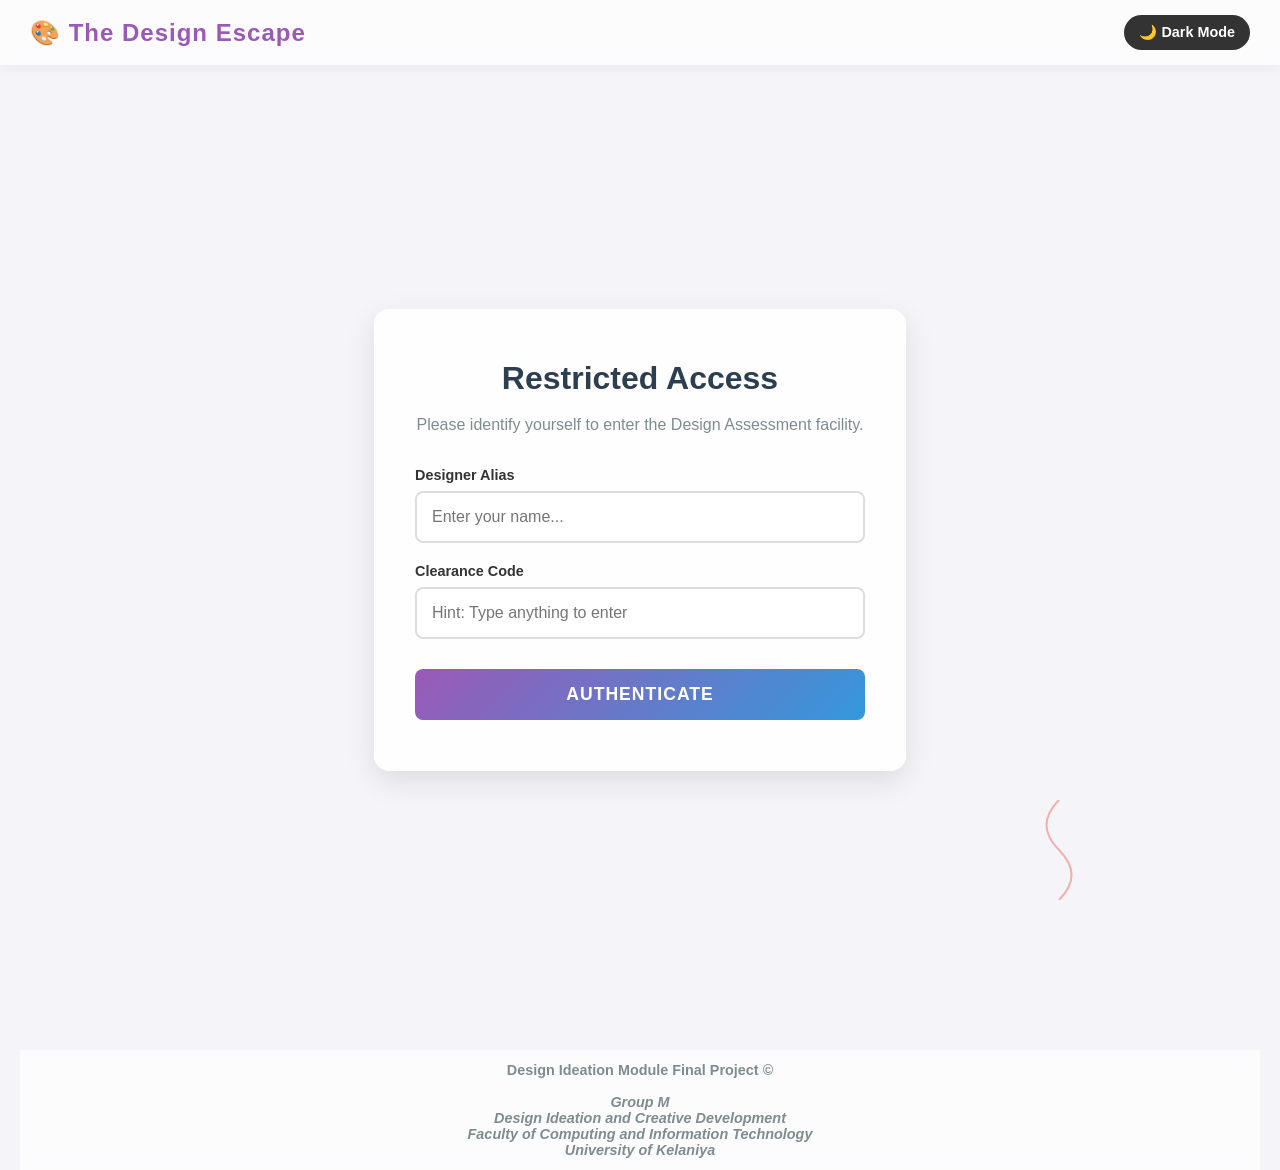
<file: index.html>
<!DOCTYPE html>
<html lang="en">
<head>
    <meta charset="UTF-8">
    <meta name="viewport" content="width=device-width, initial-scale=1.0">
    <title>Login - The Design Escape</title>

    <script>
        // This instantly paints the <html> tag before the CSS even downloads
        if (localStorage.getItem('theme') === 'dark') {
            document.documentElement.style.backgroundColor = '#121212';
        } else {
            document.documentElement.style.backgroundColor = '#f4f4f9';
        }
    </script>
    <link rel="stylesheet" href="style.css">
</head>
<body class="centered-layout">

    <script>
        if (localStorage.getItem('theme') === 'dark') {
            document.body.classList.add('dark-mode');
        }
    </script>

    <ul class="bg-shapes">
        <li></li><li></li><li></li><li></li><li></li>
        <li></li><li></li><li></li><li></li><li></li>
    </ul>

    <header class="global-header">
        <div class="logo">🎨 The Design Escape</div>
        <nav class="global-nav">
            <button id="dark-mode-toggle">🌙 Dark Mode</button>
        </nav>
    </header>

    <main class="auth-wrapper">
        <div class="auth-card">
            <h1>Restricted Access</h1>
            <p>Please identify yourself to enter the Design Assessment facility.</p>
            
            <form id="login-form">
                <div class="input-group">
                    <label for="username">Designer Alias</label>
                    <input type="text" id="username" class="auth-input" placeholder="Enter your name..." required autocomplete="off">
                </div>
                
                <div class="input-group">
                    <label for="passcode">Clearance Code</label>
                    <input type="password" id="passcode" class="auth-input" placeholder="Hint: Type anything to enter" required>
                </div>

                <button type="submit" class="btn-auth">Authenticate</button>
            </form>
        </div>
    </main>

    <footer class="global-footer">
        Design Ideation Module Final Project &copy; <br><br>
        <address>
        Group M <br>
        Design Ideation and Creative Development <br>
        Faculty of Computing and Information Technology <br>
        University of Kelaniya
        </address>
    </footer>

    <script src="script.js"></script>
</body>
</html>
</file>
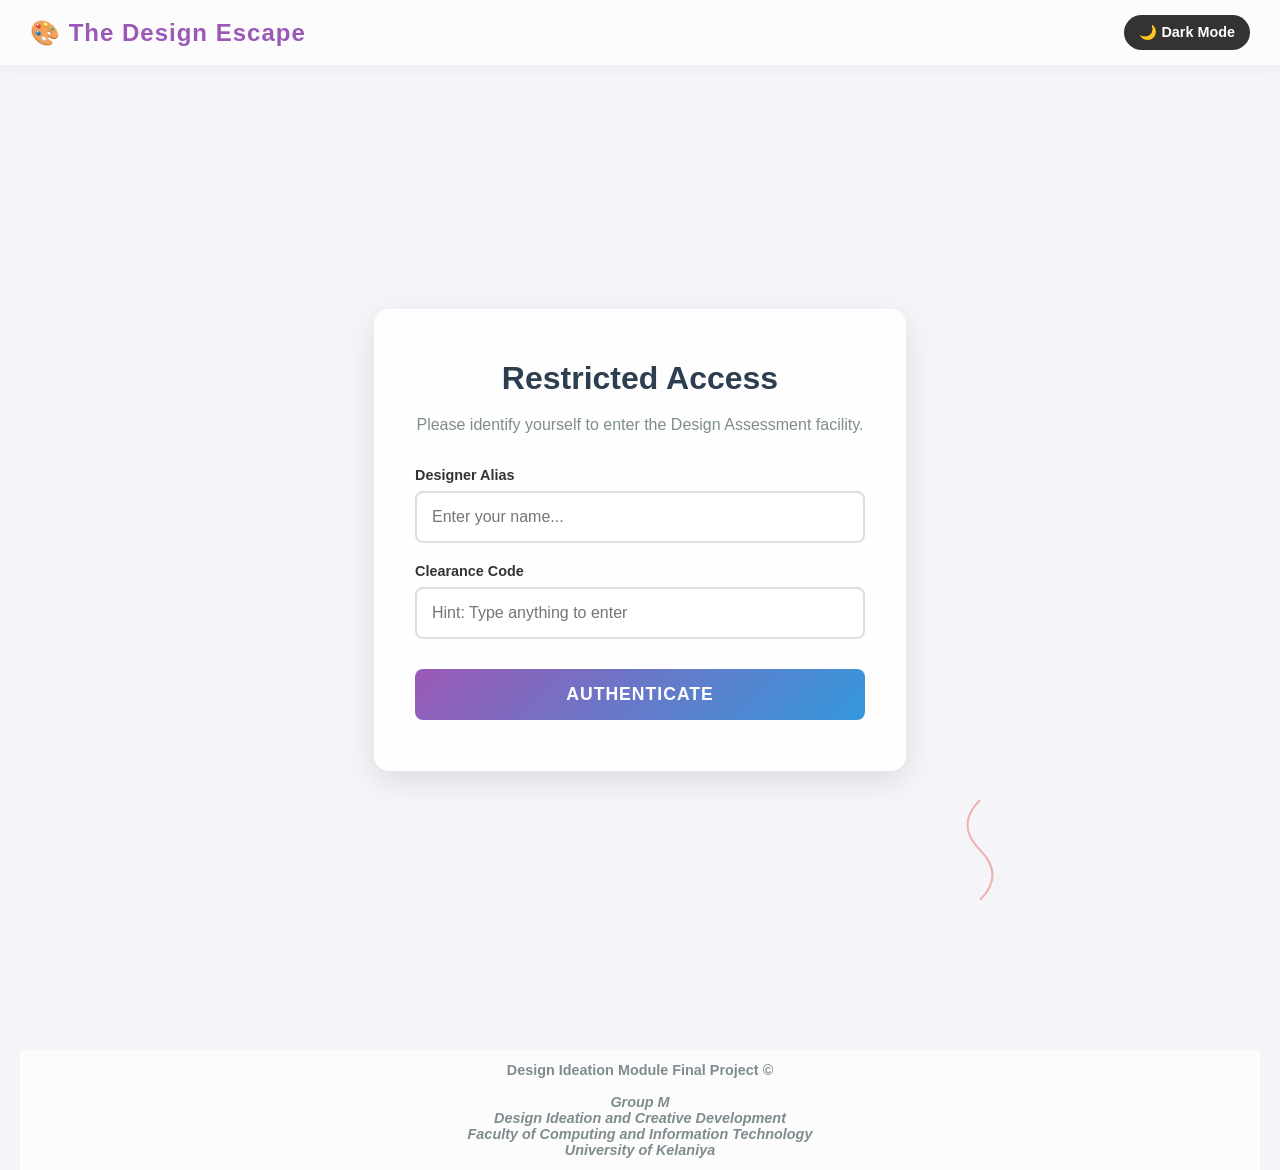
<file: contact.html>
<!DOCTYPE html>
<html lang="en">
<head>
    <meta charset="UTF-8">
    <meta name="viewport" content="width=device-width, initial-scale=1.0">
    <title>Mission Control - The Design Escape</title>

    <script>
        // This instantly paints the <html> tag before the CSS even downloads
        if (localStorage.getItem('theme') === 'dark') {
            document.documentElement.style.backgroundColor = '#121212';
        } else {
            document.documentElement.style.backgroundColor = '#f4f4f9';
        }
    </script>
    <link rel="stylesheet" href="style.css">
    
    
</head>
<body class="centered-layout preload-transitions">

    <script>
        if (localStorage.getItem('theme') === 'dark') document.body.classList.add('dark-mode');
    </script>

    <ul class="bg-shapes">
        <li></li><li></li><li></li><li></li><li></li>
        <li></li><li></li><li></li><li></li><li></li>
    </ul>

    <header class="global-header">
        <a href="menu.html" class="logo">🎨 The Design Escape</a>
        <nav class="global-nav">
            <a href="menu.html">Return to Menu</a>
            <button id="dark-mode-toggle">🌙 Dark Mode</button>
        </nav>
    </header>

    <main class="auth-wrapper">
        <div class="auth-card" style="max-width: 600px;">
            <h1>Mission Control</h1>
            <p>Encountering anomalies in the Design Escape matrix? Transmit a secure message to our design team's central command. Your report will be reviewed by our design team and a response will be sent to your secure communication channel.</p>
            
            <form id="contact-form" onsubmit="event.preventDefault(); alert('Message transmitted successfully. Awaiting command response.'); window.location.href='menu.html';">
                
                <div class="input-group">
                    <label for="operative-name">Operative Alias</label>
                    <input type="text" id="operative-name" class="auth-input" placeholder="Your name..." required>
                </div>
                
                <div class="input-group">
                    <label for="comm-link">Secure Comm Link</label>
                    <input type="email" id="comm-link" class="auth-input" placeholder="Your email address..." required>
                </div>

                <div class="input-group">
                    <label for="anomaly-report">Anomaly Report</label>
                    <textarea id="anomaly-report" class="auth-input" rows="4" placeholder="Describe the design flaw..." style="resize: vertical; font-family: inherit;" required></textarea>
                </div>

                <button type="submit" class="btn-auth" style="background: linear-gradient(135deg, #e67e22, #d35400);">Transmit Report</button>
            </form>
        </div>
    </main>

    <footer class="global-footer">
        Design Ideation Module Final Project &copy; <br><br>
        <address>
        Group M <br>
        Design Ideation and Creative Development <br>
        Faculty of Computing and Information Technology <br>
        University of Kelaniya
        </address>
    </footer>

    <script src="script.js"></script>
</body>
</html>
</file>
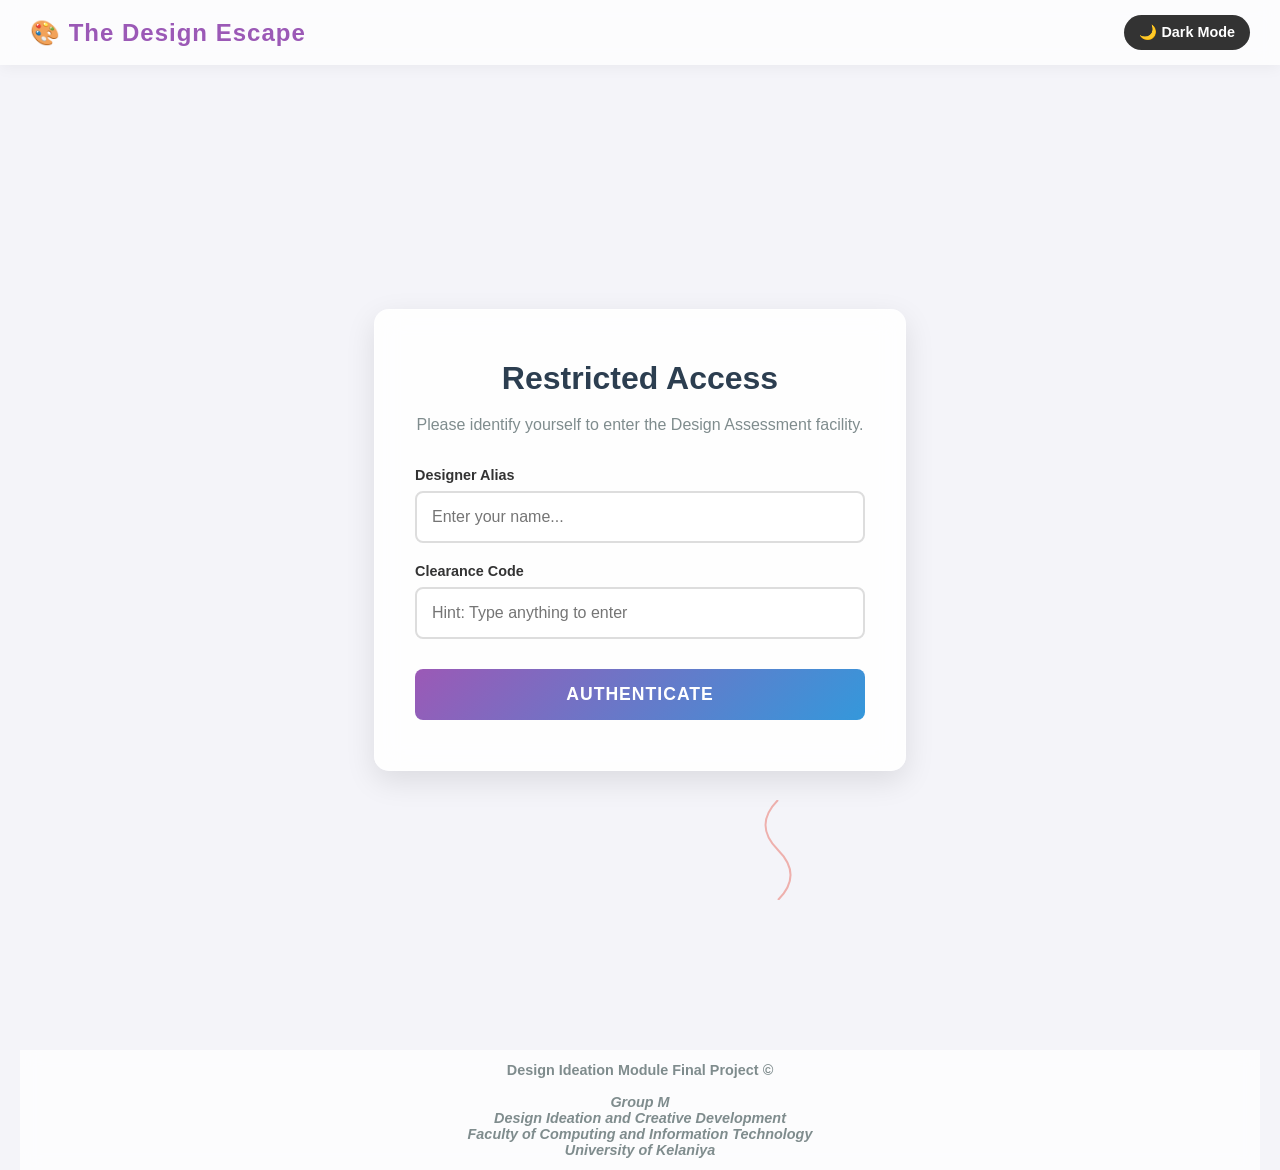
<file: level1.html>
<!DOCTYPE html>
<html lang="en">
<head>
    <meta charset="UTF-8">
    <meta name="viewport" content="width=device-width, initial-scale=1.0">
    <title>Escape Room - Level 1: Balance</title>

    <script>
        // This instantly paints the <html> tag before the CSS even downloads
        if (localStorage.getItem('theme') === 'dark') {
            document.documentElement.style.backgroundColor = '#121212';
        } else {
            document.documentElement.style.backgroundColor = '#f4f4f9';
        }
    </script>
    <link rel="stylesheet" href="style.css">
</head>
<body class="centered-layout">

   <script>
        if (localStorage.getItem('theme') === 'dark') {
            document.body.classList.add('dark-mode');
        }
    </script>

    <ul class="bg-shapes">
        <li></li> <li></li> <li></li> <li></li> <li></li> <li></li> <li></li> <li></li> <li></li> <li></li> </ul>

    <header class="global-header">
        <a href="menu.html" class="logo">🎨 The Design Escape</a>
        <nav class="global-nav">
            <a href="menu.html">Menu</a>
            <a href="level1.html">L1</a>
            <a href="level2.html">L2</a>
            <a href="level3.html">L3</a>
            <a href="level4.html">L4</a>
            <a href="level5.html">L5</a>
            <a href="level6.html">L6</a>
            <a href="level7.html">L7</a>
            <a href="level8.html">L8</a>
            <a href="level9.html">L9</a>
            <a href="contact.html">Contact</a>
            <button id="dark-mode-toggle">🌙 Dark Mode</button>
            <button id="logout-btn">🚪 Log Out</button>
        </nav>
    </header>

    <main id="page-wrapper">
        <div class="instructions">
            <h1>Level 1: The Tilted Room</h1>
            <p>This layout feels heavy on one side. Restore the <strong>Balance</strong> to unlock the door.</p>
        </div>

        <div class="room-container">
            <div class="scale">
                <div class="weight" id="visual-weight"></div>
            </div>
            
            <div class="controls">
                <input type="range" id="balance-slider" min="0" max="100" value="0">
            </div>

            <div style="text-align: center;">
                <button id="next-btn" onclick="goToLevel2()" disabled>Proceed to Level 2</button>
            </div>
        </div>
    </main>

    <footer class="global-footer">
        Design Ideation Module Final Project &copy; <br><br>
        <address>
        Group M <br>
        Design Ideation and Creative Development <br>
        Faculty of Computing and Information Technology <br>
        University of Kelaniya
        </address>
    </footer>

    <script src="script.js"></script>
</body>
</html>
</file>
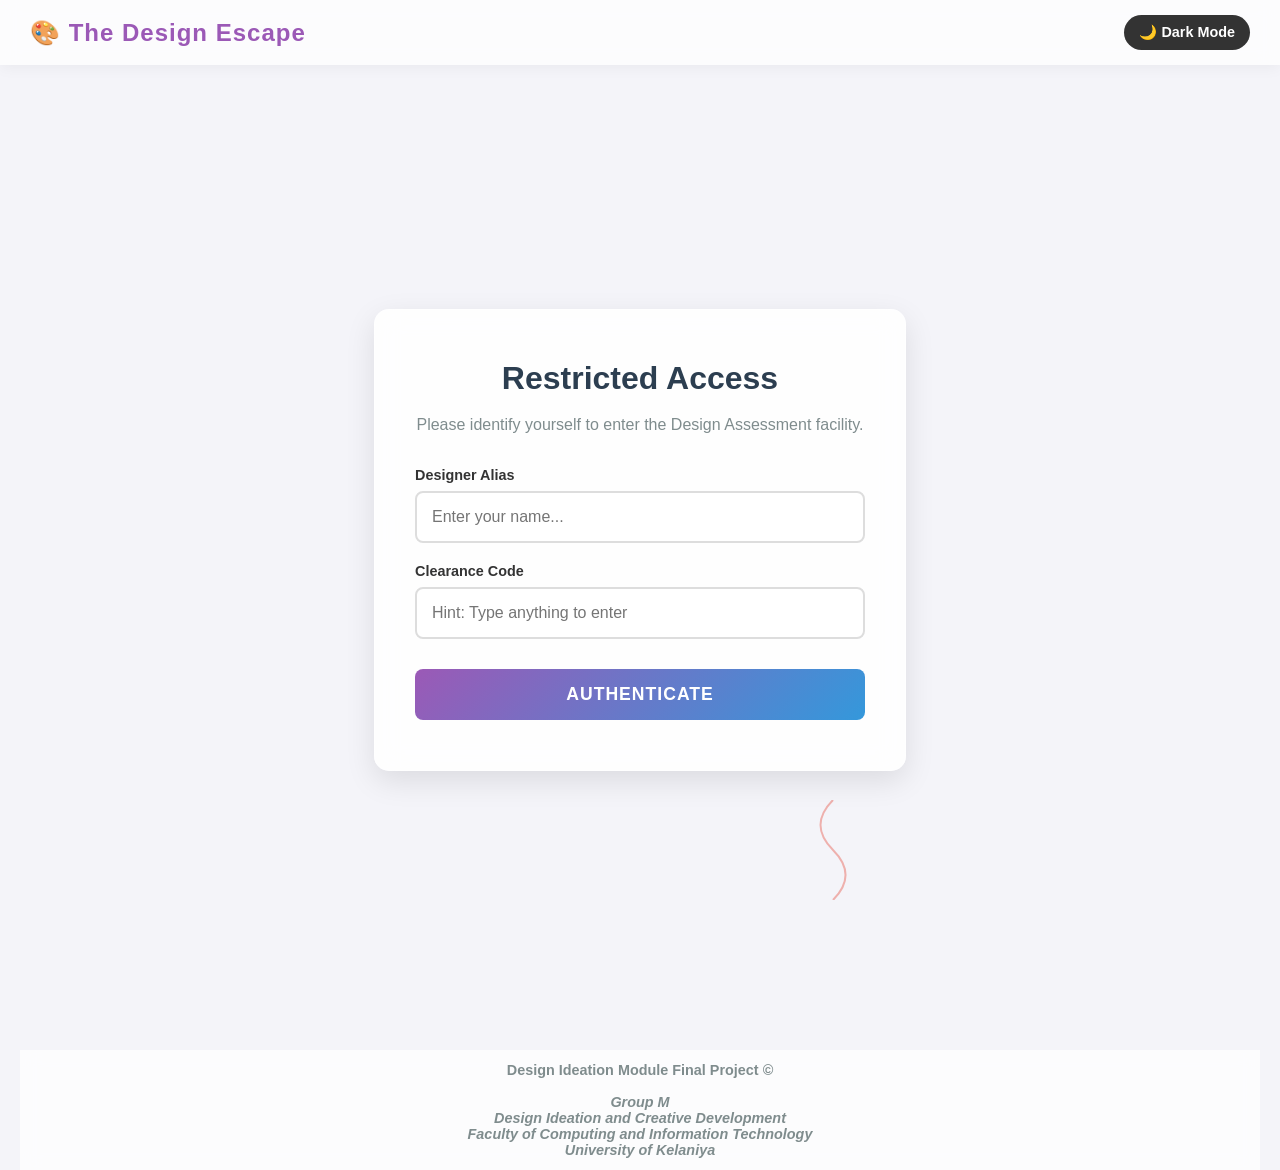
<file: level2.html>
<!DOCTYPE html>
<html lang="en">
<head>
    <meta charset="UTF-8">
    <meta name="viewport" content="width=device-width, initial-scale=1.0">
    <title>Escape Room - Level 2: Contrast</title>

    <script>
        // This instantly paints the <html> tag before the CSS even downloads
        if (localStorage.getItem('theme') === 'dark') {
            document.documentElement.style.backgroundColor = '#121212';
        } else {
            document.documentElement.style.backgroundColor = '#f4f4f9';
        }
    </script>
    <link rel="stylesheet" href="style.css">
</head>
<body class="centered-layout">

   <script>
        if (localStorage.getItem('theme') === 'dark') {
            document.body.classList.add('dark-mode');
        }
    </script>

    <ul class="bg-shapes">
        <li></li> <li></li> <li></li> <li></li> <li></li> <li></li> <li></li> <li></li> <li></li> <li></li> </ul>

    <header class="global-header">
        <a href="menu.html" class="logo">🎨 The Design Escape</a>
        <nav class="global-nav">
            <a href="menu.html">Menu</a>
           <a href="level1.html">L1</a>
            <a href="level2.html">L2</a>
            <a href="level3.html">L3</a>
            <a href="level4.html">L4</a>
            <a href="level5.html">L5</a>
            <a href="level6.html">L6</a>
            <a href="level7.html">L7</a>
            <a href="level8.html">L8</a>
            <a href="level9.html">L9</a>
            <a href="contact.html">Contact</a>
            <button id="dark-mode-toggle">🌙 Dark Mode</button>
            <button id="logout-btn">🚪 Log Out</button>
        </nav>
    </header>

    <main id="page-wrapper">
        <div class="instructions">
            <h1>Level 2: The Camouflage</h1>
            <p>Something is hidden in plain sight. Use the color wheel to create <strong>Contrast</strong> and reveal the key.</p>
        </div>

        <div class="room-container">
            
            <div class="color-canvas" id="canvas">
                <div class="hidden-shape" id="key-shape"></div>
            </div>
            
            <div class="controls">
                <p>Adjust Background Hue</p>
                <input type="range" id="hue-slider" min="0" max="360" value="10">
            </div>

            <div style="text-align: center;">
                <button id="next-btn" onclick="goToLevel3()" disabled>Proceed to Level 3</button>
            </div>
        </div>
    </main>

    <footer class="global-footer">
        Design Ideation Module Final Project &copy; <br><br>
        <address>
        Group M <br>
        Design Ideation and Creative Development <br>
        Faculty of Computing and Information Technology <br>
        University of Kelaniya
        </address>
    </footer>

    <script src="script.js"></script>
</body>
</html>
</file>
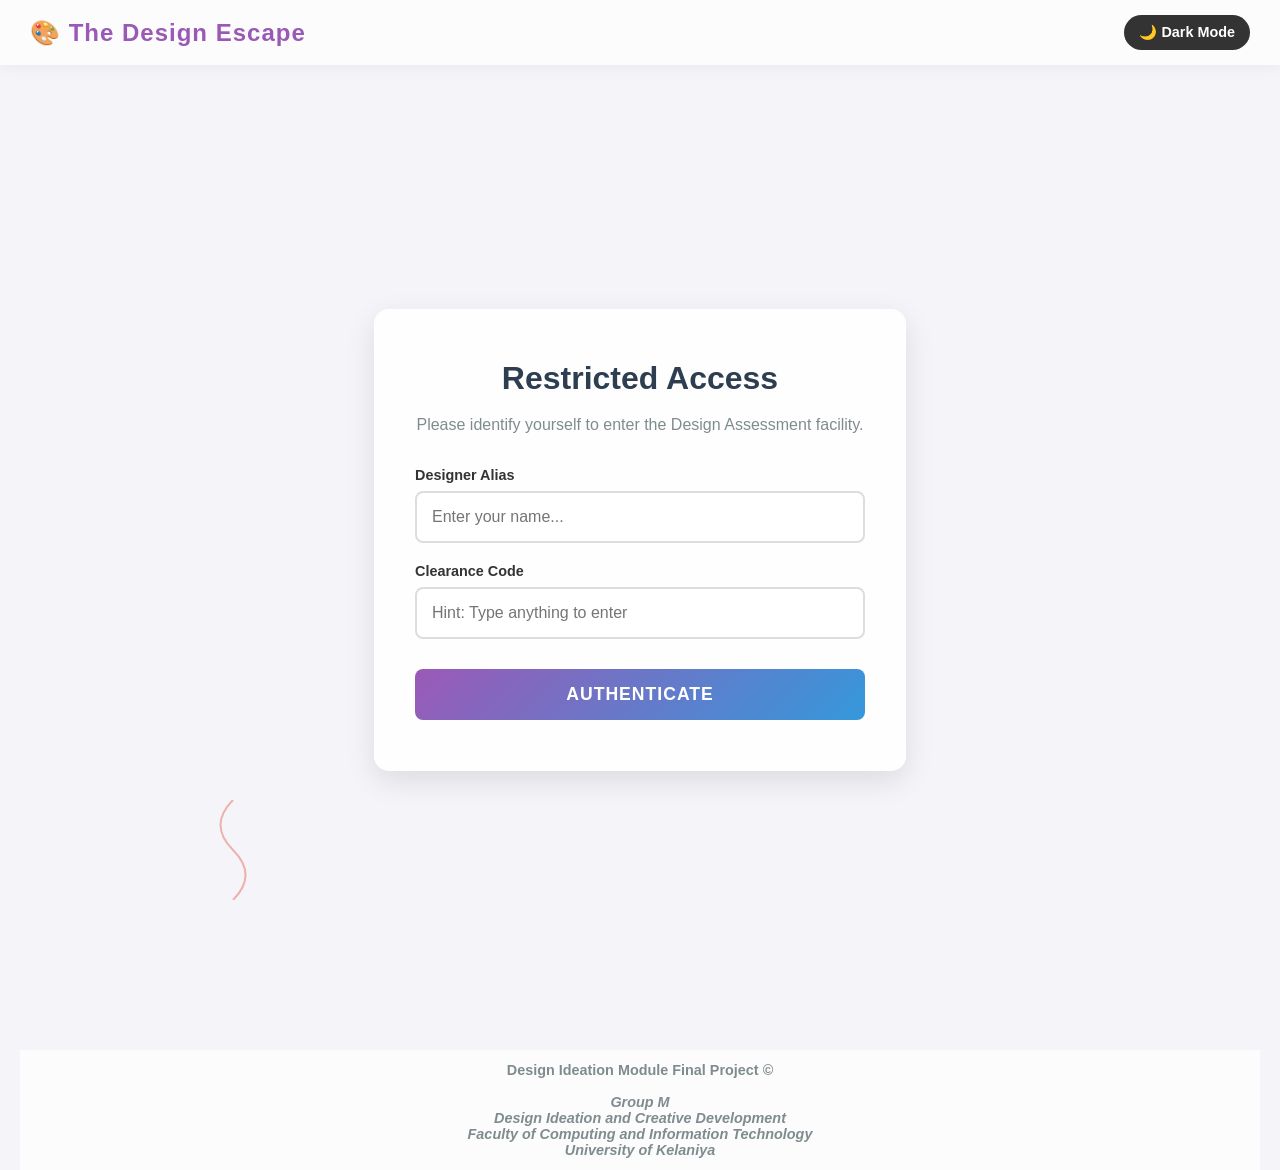
<file: level3.html>
<!DOCTYPE html>
<html lang="en">
<head>
    <meta charset="UTF-8">
    <meta name="viewport" content="width=device-width, initial-scale=1.0">
    <title>Escape Room - Level 3: Proximity</title>

    <script>
        // This instantly paints the <html> tag before the CSS even downloads
        if (localStorage.getItem('theme') === 'dark') {
            document.documentElement.style.backgroundColor = '#121212';
        } else {
            document.documentElement.style.backgroundColor = '#f4f4f9';
        }
    </script>
    <link rel="stylesheet" href="style.css">
</head>
<body class="centered-layout">


    <script>
        if (localStorage.getItem('theme') === 'dark') {
            document.body.classList.add('dark-mode');
        }
    </script>

    <ul class="bg-shapes">
        <li></li> <li></li> <li></li> <li></li> <li></li> <li></li> <li></li> <li></li> <li></li> <li></li> </ul>

    <header class="global-header">
        <a href="menu.html" class="logo">🎨 The Design Escape</a>
        <nav class="global-nav">
            <a href="menu.html">Menu</a>
            <a href="level1.html">L1</a>
            <a href="level2.html">L2</a>
            <a href="level3.html">L3</a>
            <a href="level4.html">L4</a>
            <a href="level5.html">L5</a>
            <a href="level6.html">L6</a>
            <a href="level7.html">L7</a>
            <a href="level8.html">L8</a>
            <a href="level9.html">L9</a>
            <a href="contact.html">Contact</a>
            <button id="dark-mode-toggle">🌙 Dark Mode</button>
            <button id="logout-btn">🚪 Log Out</button>
        </nav>
    </header>

    <main id="page-wrapper">
        <div class="instructions">
            <h1>Level 3: The Cluttered Desk</h1>
            <p>Establish <strong>Proximity</strong> by grouping items with <strong>Consistent</strong> visual traits into separate zones.</p>
        </div>

        <div class="room-container">
            
            <div class="zone-label">Unorganized Area</div>
            <div class="drop-zone" id="start-zone">
                <div class="item circle" draggable="true" id="item1"></div>
                <div class="item square" draggable="true" id="item2"></div>
                <div class="item circle" draggable="true" id="item3"></div>
                <div class="item square" draggable="true" id="item4"></div>
                <div class="item square" draggable="true" id="item5"></div>
                <div class="item circle" draggable="true" id="item6"></div>
            </div>
            
            <div class="zones-wrapper">
                <div class="target-zone">
                    <div class="zone-label">Zone A</div>
                    <div class="drop-zone" id="zone1"></div>
                </div>
                <div class="target-zone">
                    <div class="zone-label">Zone B</div>
                    <div class="drop-zone" id="zone2"></div>
                </div>
            </div>

            <div class="action-buttons">
                <button id="reset-btn">🔄 Reset</button>
                <button id="next-btn" onclick="goToLevel4()" disabled>Proceed to Level 4</button>
            </div>
        </div>
    </main>

    <footer class="global-footer">
        Design Ideation Module Final Project &copy; <br><br>
        <address>
        Group M <br>
        Design Ideation and Creative Development <br>
        Faculty of Computing and Information Technology <br>
        University of Kelaniya
        </address>
    </footer>

    <script src="script.js"></script>
</body>
</html>
</file>
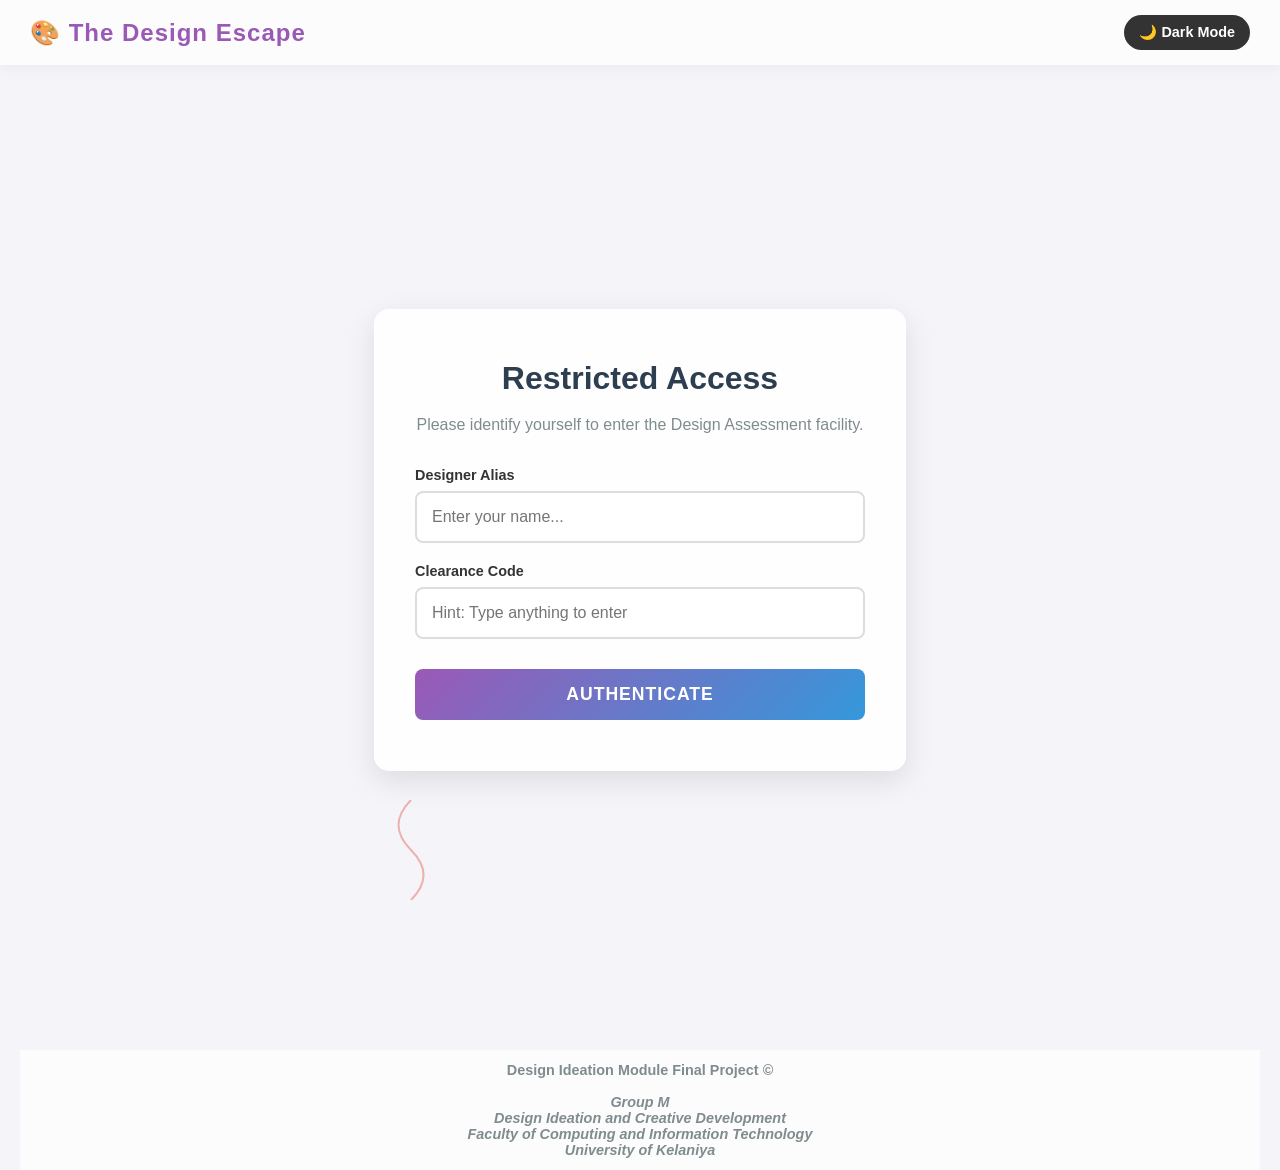
<file: level4.html>
<!DOCTYPE html>
<html lang="en">
<head>
    <meta charset="UTF-8">
    <meta name="viewport" content="width=device-width, initial-scale=1.0">
    <title>Escape Room - Level 4: Typography & Hierarchy</title>

    <script>
        // This instantly paints the <html> tag before the CSS even downloads
        if (localStorage.getItem('theme') === 'dark') {
            document.documentElement.style.backgroundColor = '#121212';
        } else {
            document.documentElement.style.backgroundColor = '#f4f4f9';
        }
    </script>
    <link rel="stylesheet" href="style.css">
</head>
<body class="centered-layout">

   <script>
        if (localStorage.getItem('theme') === 'dark') {
            document.body.classList.add('dark-mode');
        }
    </script>

    <ul class="bg-shapes">
        <li></li> <li></li> <li></li> <li></li> <li></li> <li></li> <li></li> <li></li> <li></li> <li></li> </ul>

     <header class="global-header">
        <a href="menu.html" class="logo">🎨 The Design Escape</a>
        <nav class="global-nav">
            <a href="menu.html">Menu</a>
            <a href="level1.html">L1</a>
            <a href="level2.html">L2</a>
            <a href="level3.html">L3</a>
            <a href="level4.html">L4</a>
            <a href="level5.html">L5</a>
            <a href="level6.html">L6</a>
            <a href="level7.html">L7</a>
            <a href="level8.html">L8</a>
            <a href="level9.html">L9</a>
            <a href="contact.html">Contact</a>
            <button id="dark-mode-toggle">🌙 Dark Mode</button>
            <button id="logout-btn">🚪 Log Out</button>
        </nav>
    </header>

    <main id="page-wrapper">
        <div class="instructions">
            <h1>Level 4: The Ransom Note</h1>
            <p>Restore <strong>Hierarchy</strong> and clean up the <strong>Typography</strong> to reveal the code for the next level</p>
        </div>

        <div class="room-container">
            
            <div class="ransom-note" id="note">
                <div class="note-title">Urgent Message</div>
                <div class="note-subtitle">Please read carefully</div>
                <div class="note-body">
                    <span>The</span><span>final</span><span>passcode</span><span>to</span><span>complete</span><span>your</span><span>design</span><span>evaluation</span><span>is:</span><span>CREATIVITY</span>
                </div>
            </div>
            
            <div class="controls-grid">
                <div class="control-group">
                    <label for="slider-hierarchy">Visual Hierarchy <span>0%</span></label>
                    <input type="range" id="slider-hierarchy" min="0" max="100" value="0">
                </div>
                <div class="control-group">
                    <label for="slider-spacing">Readability (Spacing) <span>0%</span></label>
                    <input type="range" id="slider-spacing" min="0" max="100" value="0">
                </div>
                <div class="control-group">
                    <label for="slider-harmony">Visual Harmony (Alignment) <span>0%</span></label>
                    <input type="range" id="slider-harmony" min="0" max="100" value="0">
                </div>
            </div>

            <input type="text" id="passcode-input" placeholder="Enter the hidden passcode here..." autocomplete="off">

            <button id="finish-btn" onclick="goToLevel5()" disabled>Proceed to Level 5</button>
            
        </div>
    </main>

    <footer class="global-footer">
       Design Ideation Module Final Project &copy; <br><br>
        <address>
        Group M <br>
        Design Ideation and Creative Development <br>
        Faculty of Computing and Information Technology <br>
        University of Kelaniya
        </address>
    </footer>

    <script src="script.js"></script>
</body>
</html>
</file>
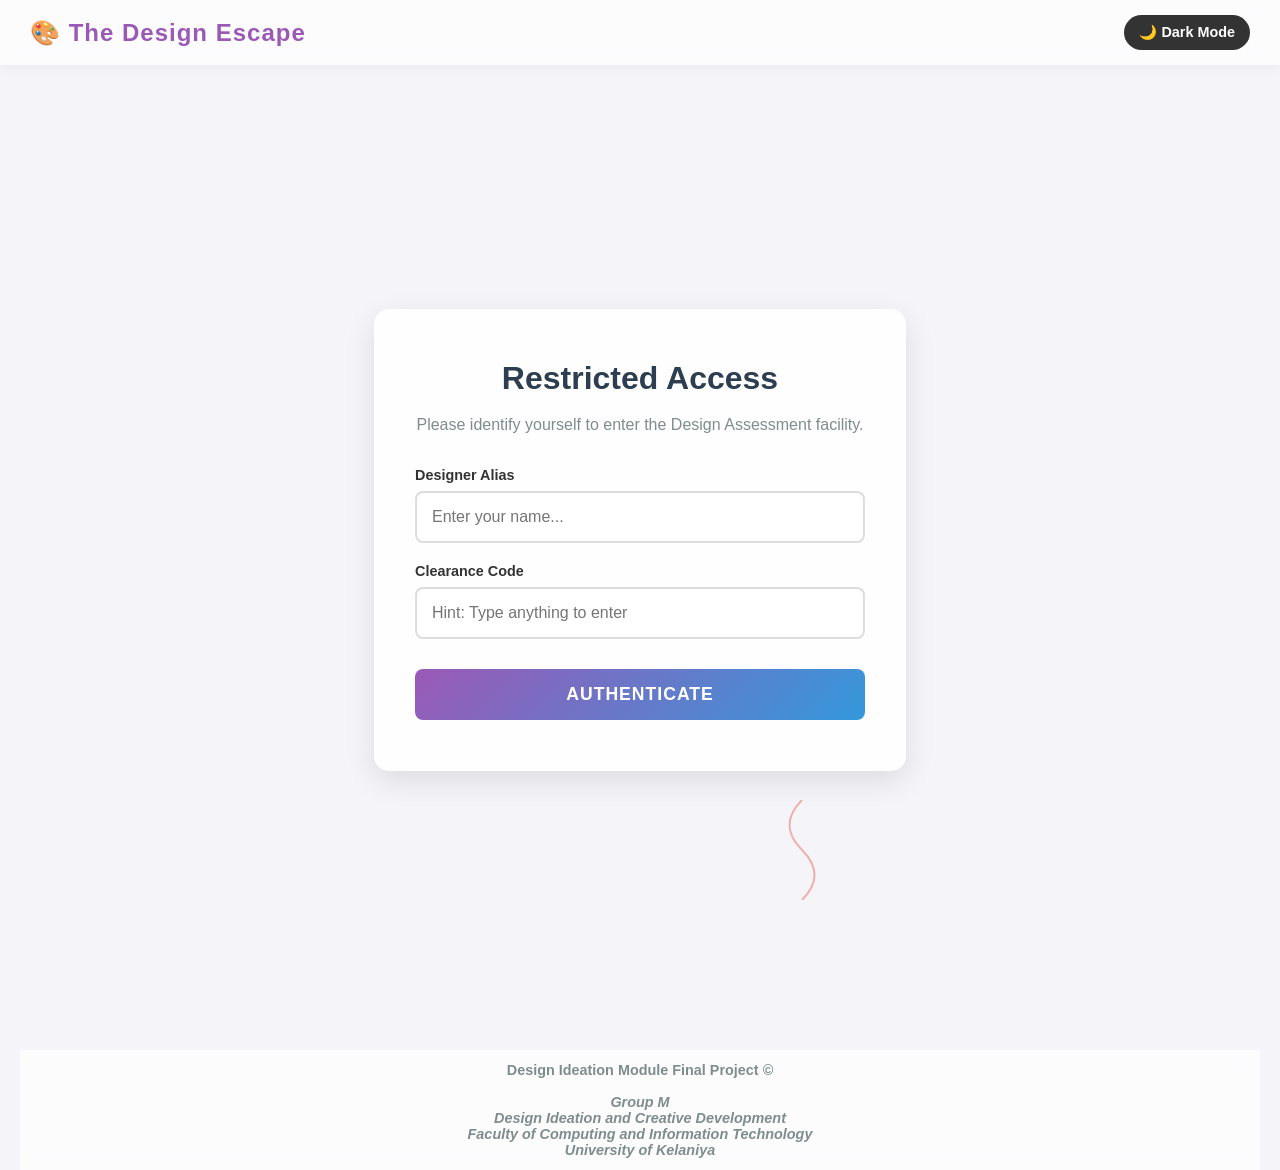
<file: level5.html>
<!DOCTYPE html>
<html lang="en">
<head>
    <meta charset="UTF-8">
    <meta name="viewport" content="width=device-width, initial-scale=1.0">
    <title>Level 5: Alignment - The Design Escape</title>

    <script>
        // This instantly paints the <html> tag before the CSS even downloads
        if (localStorage.getItem('theme') === 'dark') {
            document.documentElement.style.backgroundColor = '#121212';
        } else {
            document.documentElement.style.backgroundColor = '#f4f4f9';
        }
    </script>
    <link rel="stylesheet" href="style.css">
    
    
</head>
<body class="centered-layout preload-transitions">

    <script>
        if (localStorage.getItem('theme') === 'dark') document.body.classList.add('dark-mode');
    </script>

    <ul class="bg-shapes">
        <li></li><li></li><li></li><li></li><li></li>
    </ul>

    <header class="global-header">
        <a href="menu.html" class="logo">🎨 The Design Escape</a>
        <nav class="global-nav">
            <a href="menu.html">Menu</a>
            <a href="level1.html">L1</a>
            <a href="level2.html">L2</a>
            <a href="level3.html">L3</a>
            <a href="level4.html">L4</a>
            <a href="level5.html">L5</a>
            <a href="level6.html">L6</a>
            <a href="level7.html">L7</a>
            <a href="level8.html">L8</a>
            <a href="level9.html">L9</a>
            <a href="contact.html">Contact</a>
            <button id="dark-mode-toggle">🌙 Dark Mode</button>
            <button id="logout-btn">🚪 Log Out</button>
        </nav>
    </header>

    <main class="level-container">
        <div class="instructions">
            <h2>Level 5: The Broken Grid</h2>
            <p>A core design principle is <strong>Alignment</strong>. It creates a sharp, ordered appearance. Click the corrupted data cards below to cycle through their text alignments until the grid is unified!</p>
        </div>

        <div class="alignment-puzzle">
            <div class="align-card align-right" onclick="cycleAlignment(this)">
                <h3>User Profile</h3>
                <p>ID: 84729</p>
                <div class="fake-btn">View</div>
            </div>
            <div class="align-card align-center" onclick="cycleAlignment(this)">
                <h3>Security Logs</h3>
                <p>3 Errors</p>
                <div class="fake-btn">Clear</div>
            </div>
            <div class="align-card align-right" onclick="cycleAlignment(this)">
                <h3>System Status</h3>
                <p>Stable</p>
                <div class="fake-btn">Reboot</div>
            </div>
        </div>

        <div class="action-footer">
            <h3 id="success-text" class="success-text">Grid Restored!</h3>
            <button id="proceed-btn" class="btn-proceed" disabled onclick="goToLevel6()">Proceed to Level 6</button>
        </div>
    </main>

    <footer class="global-footer">
        Design Ideation Module Final Project &copy; <br><br>
        <address>
        Group M <br>
        Design Ideation and Creative Development <br>
        Faculty of Computing and Information Technology <br>
        University of Kelaniya
        </address>
    </footer>

    <script src="script.js"></script>
</body>
</html>
</file>
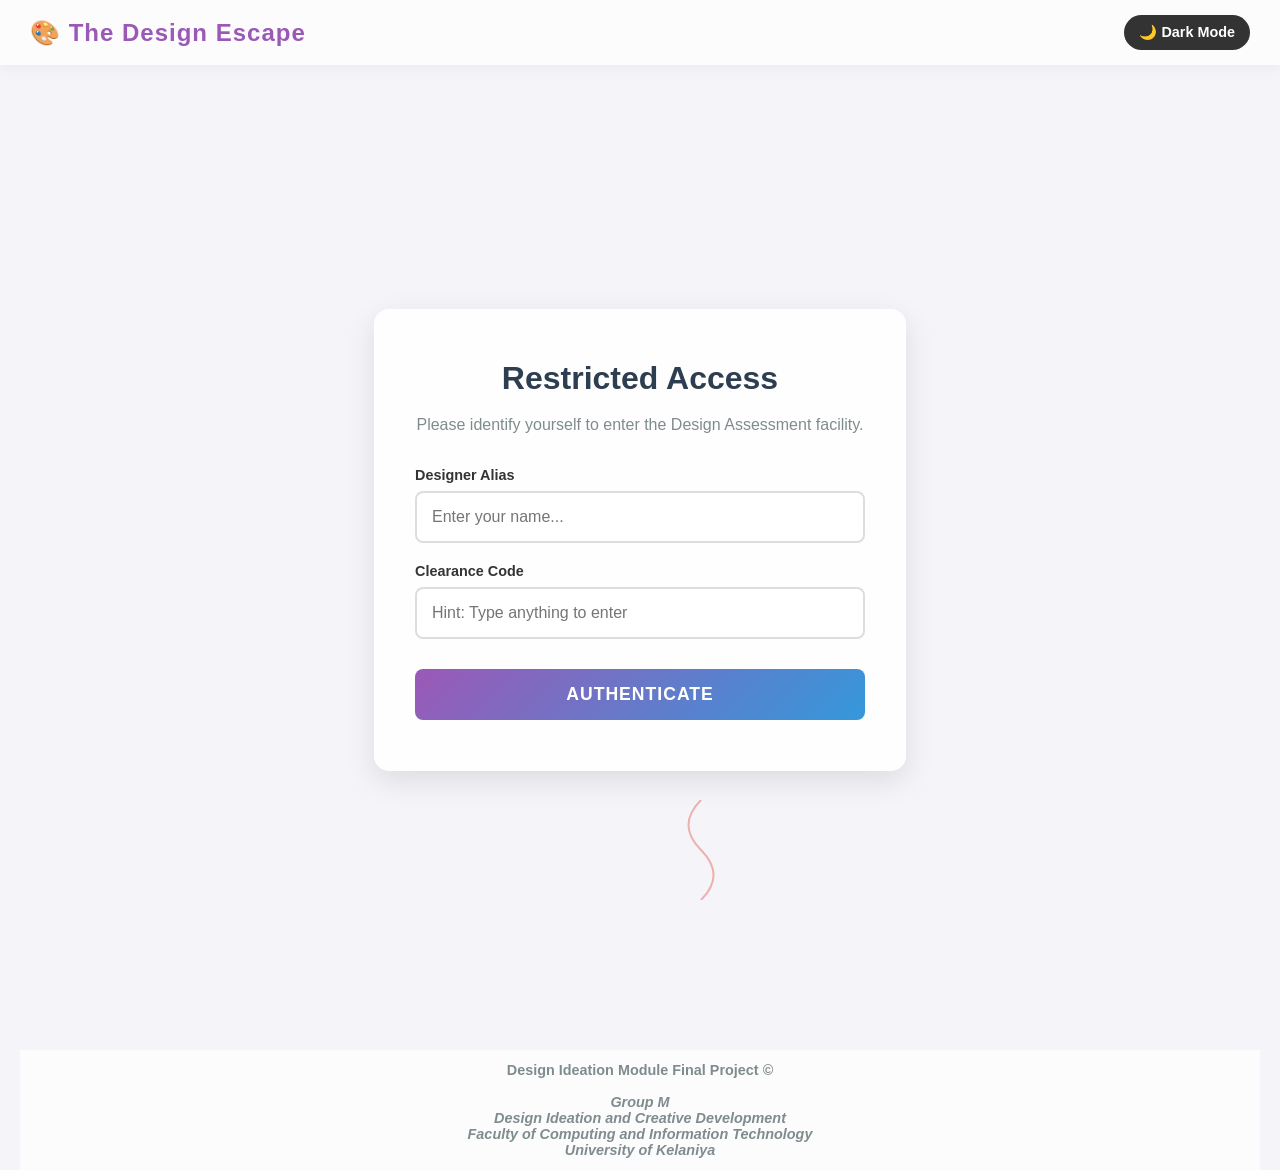
<file: level6.html>
<!DOCTYPE html>
<html lang="en">
<head>
    <meta charset="UTF-8">
    <meta name="viewport" content="width=device-width, initial-scale=1.0">
    <title>Level 6: White Space - The Design Escape</title>

    <script>
        // This instantly paints the <html> tag before the CSS even downloads
        if (localStorage.getItem('theme') === 'dark') {
            document.documentElement.style.backgroundColor = '#121212';
        } else {
            document.documentElement.style.backgroundColor = '#f4f4f9';
        }
    </script>
    <link rel="stylesheet" href="style.css">
    
    
</head>
<body class="centered-layout preload-transitions">

    <script>
        if (localStorage.getItem('theme') === 'dark') document.body.classList.add('dark-mode');
    </script>

    <ul class="bg-shapes">
        <li></li><li></li><li></li><li></li><li></li>
    </ul>

    <header class="global-header">
        <a href="menu.html" class="logo">🎨 The Design Escape</a>
        <nav class="global-nav">
            <a href="menu.html">Menu</a>
            <a href="level1.html">L1</a>
            <a href="level2.html">L2</a>
            <a href="level3.html">L3</a>
            <a href="level4.html">L4</a>
            <a href="level5.html">L5</a>
            <a href="level6.html">L6</a>
            <a href="level7.html">L7</a>
            <a href="level8.html">L8</a>
            <a href="level9.html">L9</a>
            <a href="contact.html">Contact</a>
            <button id="dark-mode-toggle">🌙 Dark Mode</button>
            <button id="logout-btn">🚪 Log Out</button>
        </nav>
    </header>

    <main class="level-container">
        <div class="instructions">
            <h2>Level 6: The Claustrophobia Room</h2>
            <p>Good design needs room to breathe. The UI card below is completely cramped, causing visual tension. Drag the slider to increase the <strong>White Space</strong> (padding and line-height) until it reaches a harmonious balance.</p>
        </div>

        <div class="slider-container">
            <label for="spacing-slider">Inject Breathing Room:</label>
            <input type="range" id="spacing-slider" min="0" max="50" value="0">
        </div>

        <div class="claustrophobia-card" id="breathing-card">
            <h3>Design News</h3>
            <img src="images/splash.jpg" alt="A color splash" class="card-img">
            <p>Negative space is the area between and around elements in a design. It prevents clutter, reduces cognitive load, and helps the user's eye naturally flow through the content.</p>
            <button class="fake-btn">Read More</button>
        </div>

        <div class="action-footer">
            <h3 id="success-text" class="success-text">Ah, much better! Harmony restored.</h3>
            <button id="proceed-btn" class="btn-proceed" disabled onclick="goToLevel7()">Proceed to Level 7</button>
        </div>
    </main>

    <footer class="global-footer">
        Design Ideation Module Final Project &copy; <br><br>
        <address>
        Group M <br>
        Design Ideation and Creative Development <br>
        Faculty of Computing and Information Technology <br>
        University of Kelaniya
        </address>
    </footer>

    <script src="script.js"></script>
</body>
</html>
</file>
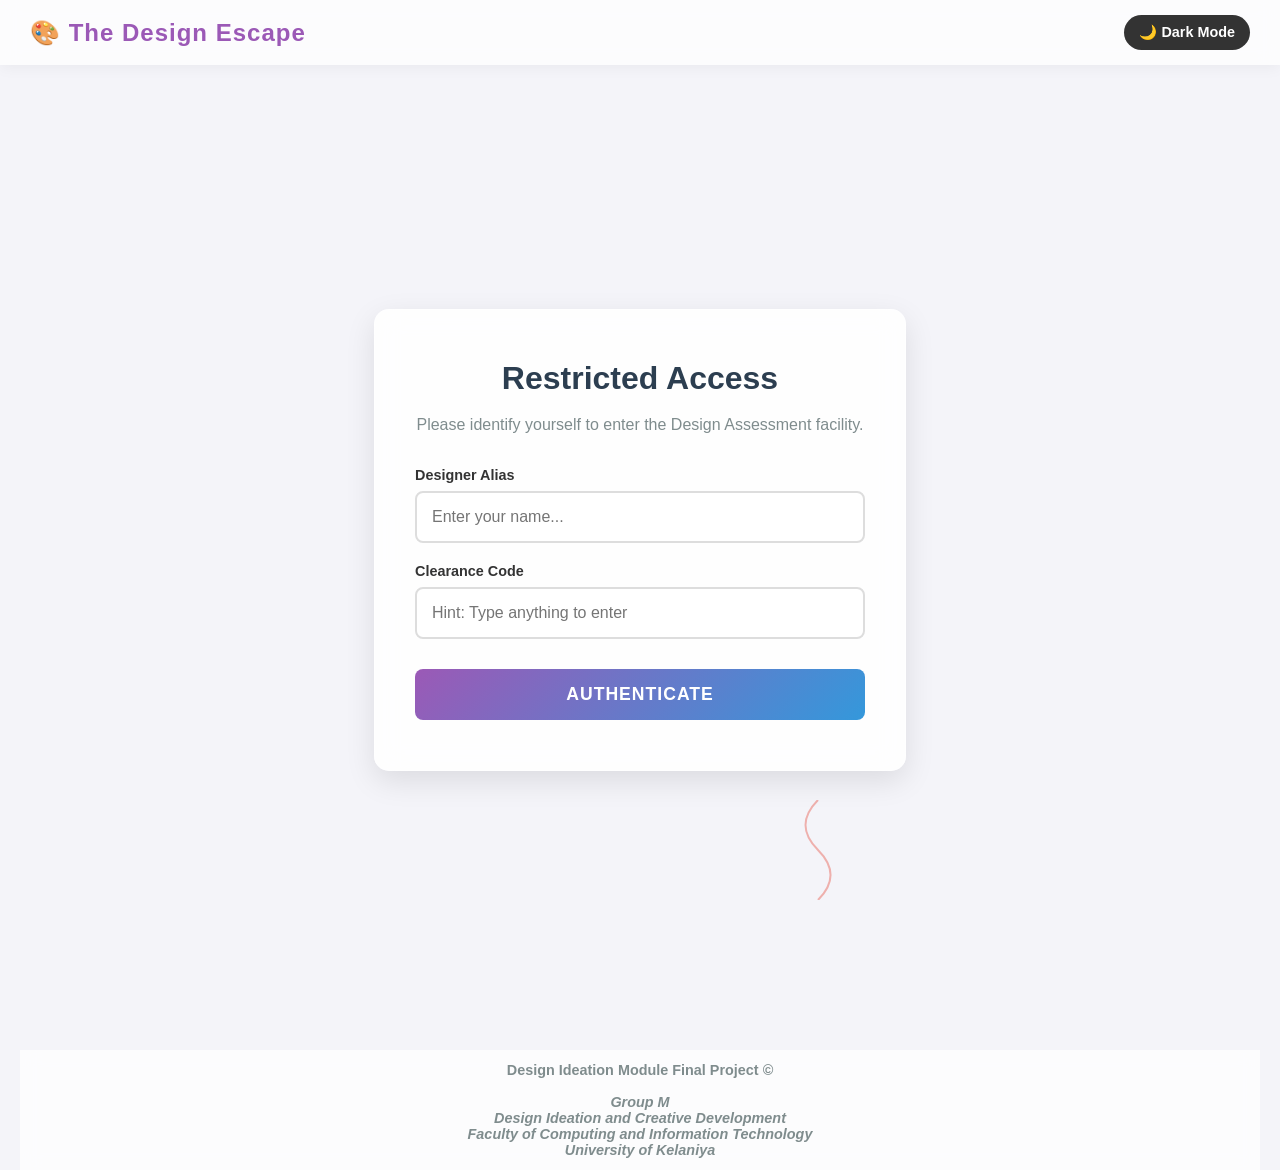
<file: level7.html>
<!DOCTYPE html>
<html lang="en">
<head>
    <meta charset="UTF-8">
    <meta name="viewport" content="width=device-width, initial-scale=1.0">
    <title>Level 7: Accessibility - The Design Escape</title>

    <script>
        // This instantly paints the <html> tag before the CSS even downloads
        if (localStorage.getItem('theme') === 'dark') {
            document.documentElement.style.backgroundColor = '#121212';
        } else {
            document.documentElement.style.backgroundColor = '#f4f4f9';
        }
    </script>
    <link rel="stylesheet" href="style.css">
    
    
</head>
<body class="centered-layout preload-transitions">

    <script>
        if (localStorage.getItem('theme') === 'dark') document.body.classList.add('dark-mode');
    </script>

    <ul class="bg-shapes">
        <li></li><li></li><li></li><li></li><li></li>
    </ul>

    <header class="global-header">
        <a href="menu.html" class="logo">🎨 The Design Escape</a>
        <nav class="global-nav">
            <a href="menu.html">Menu</a>
            <a href="level1.html">L1</a>
            <a href="level2.html">L2</a>
            <a href="level3.html">L3</a>
            <a href="level4.html">L4</a>
            <a href="level5.html">L5</a>
            <a href="level6.html">L6</a>
            <a href="level7.html">L7</a>
            <a href="level8.html">L8</a>
            <a href="level9.html">L9</a>
            <a href="contact.html">Contact</a>
            <button id="dark-mode-toggle">🌙 Dark Mode</button>
            <button id="logout-btn">🚪 Log Out</button>
        </nav>
    </header>

    <main class="level-container">
        <div class="instructions">
            <h2>Level 7: The Toxic Palette</h2>
            <p>Design must be accessible to everyone. The UI card below is currently unreadable due to terrible color contrast. Select the swatch that provides a safe, readable, and professional contrast ratio to unlock the next door.</p>
        </div>

        <div class="swatch-container">
            <button class="swatch-btn swatch-toxic" onclick="applyPalette('toxic')">Toxic Neon</button>
            <button class="swatch-btn swatch-faded" onclick="applyPalette('faded')">Washed Out</button>
            <button class="swatch-btn swatch-accessible" onclick="applyPalette('accessible')">High Contrast</button>
        </div>

        <div class="color-puzzle-card toxic-palette" id="color-card">
            <h3>System Warning</h3>
            <p>This text is incredibly difficult to read. It causes eye strain and fails all basic accessibility standards.</p>
            <button class="fake-btn">Acknowledge</button>
        </div>

        <div class="action-footer">
            <h3 id="success-text" class="success-text">Perfect! High contrast achieved.</h3>
            <button id="proceed-btn" class="btn-proceed" disabled onclick="goToLevel8()">Proceed to Level 8</button>
        </div>
    </main>

    <footer class="global-footer">
        Design Ideation Module Final Project &copy; <br><br>
        <address>
        Group M <br>
        Design Ideation and Creative Development <br>
        Faculty of Computing and Information Technology <br>
        University of Kelaniya
        </address>
    </footer>

    <script src="script.js"></script>
</body>
</html>
</file>
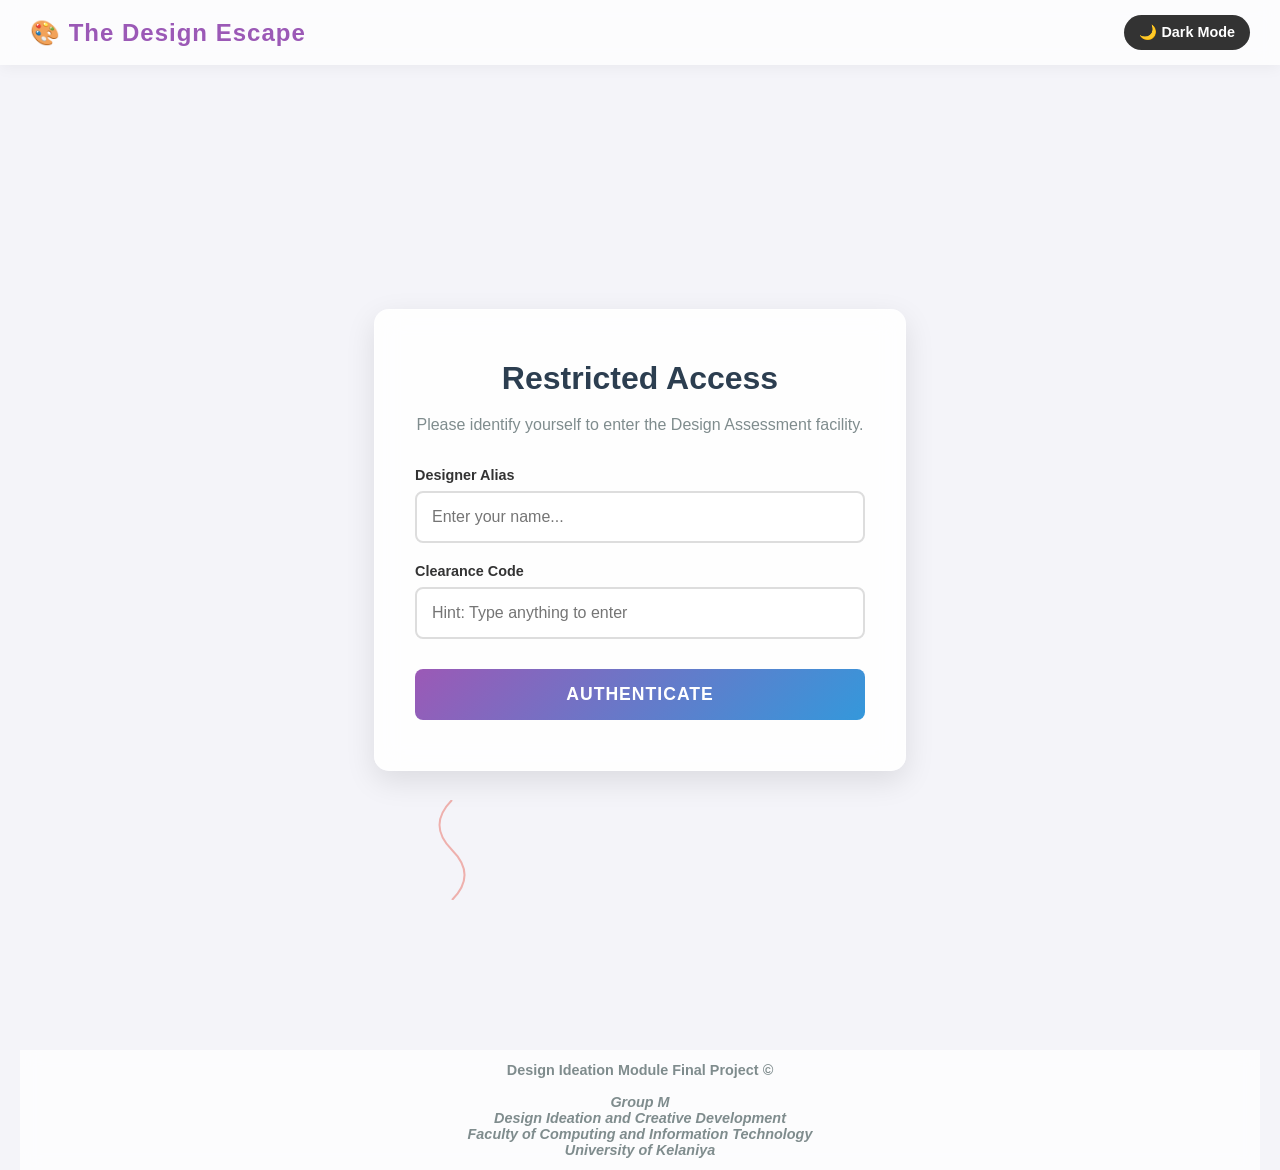
<file: level8.html>
<!DOCTYPE html>
<html lang="en">
<head>
    <meta charset="UTF-8">
    <meta name="viewport" content="width=device-width, initial-scale=1.0">
    <title>Level 8: Consistency - The Design Escape</title>

    <script>
        // This instantly paints the <html> tag before the CSS even downloads
        if (localStorage.getItem('theme') === 'dark') {
            document.documentElement.style.backgroundColor = '#121212';
        } else {
            document.documentElement.style.backgroundColor = '#f4f4f9';
        }
    </script>
    <link rel="stylesheet" href="style.css">
    
    
</head>
<body class="centered-layout preload-transitions">

    <script>
        if (localStorage.getItem('theme') === 'dark') document.body.classList.add('dark-mode');
    </script>

    <ul class="bg-shapes">
        <li></li><li></li><li></li><li></li><li></li>
    </ul>

    <header class="global-header">
        <a href="menu.html" class="logo">🎨 The Design Escape</a>
        <nav class="global-nav">
            <a href="menu.html">Menu</a>
            <a href="level1.html">L1</a>
            <a href="level2.html">L2</a>
            <a href="level3.html">L3</a>
            <a href="level4.html">L4</a>
            <a href="level5.html">L5</a>
            <a href="level6.html">L6</a>
            <a href="level7.html">L7</a>
            <a href="level8.html">L8</a>
            <a href="level9.html">L9</a>
            <a href="contact.html">Contact</a>
            <button id="dark-mode-toggle">🌙 Dark Mode</button>
            <button id="logout-btn">🚪 Log Out</button>
        </nav>
    </header>

    <main class="level-container">
        <div class="instructions">
            <h2>Level 8: The Frankenstein Form</h2>
            <p><strong>Consistency</strong> is the backbone of a good Design System. This profile form is a chaotic mess of mixed UI styles. Click each element to cycle through its design themes until the entire form is unified!</p>
        </div>

        <div class="consistency-panel" style="flex-direction: column; align-items: stretch; max-width: 400px;">
            <h3 style="text-align: center; margin-top: 0; color: #2c3e50;">Profile Settings</h3>
            
            <div class="shape-shifter theme-win95" onclick="cycleSystem(this)">
                User Alias: John Doe
            </div>
            
            <div class="shape-shifter theme-neon" onclick="cycleSystem(this)">
                [ x ] Subscribe to alerts
            </div>
            
            <div class="shape-shifter theme-brutal" onclick="cycleSystem(this)" style="text-align: center;">
                Save Changes
            </div>
        </div>

        <div class="action-footer">
            <h3 id="success-text" class="success-text">System unified! The final door is open.</h3>
            <button id="proceed-btn" class="btn-proceed" disabled onclick="goToLevel9()">Enter The Grand Finale</button>
        </div>
    </main>

    <footer class="global-footer">
        Design Ideation Module Final Project &copy; <br><br>
        <address>
        Group M <br>
        Design Ideation and Creative Development <br>
        Faculty of Computing and Information Technology <br>
        University of Kelaniya
        </address>
    </footer>

    <script src="script.js"></script>
</body>
</html>
</file>
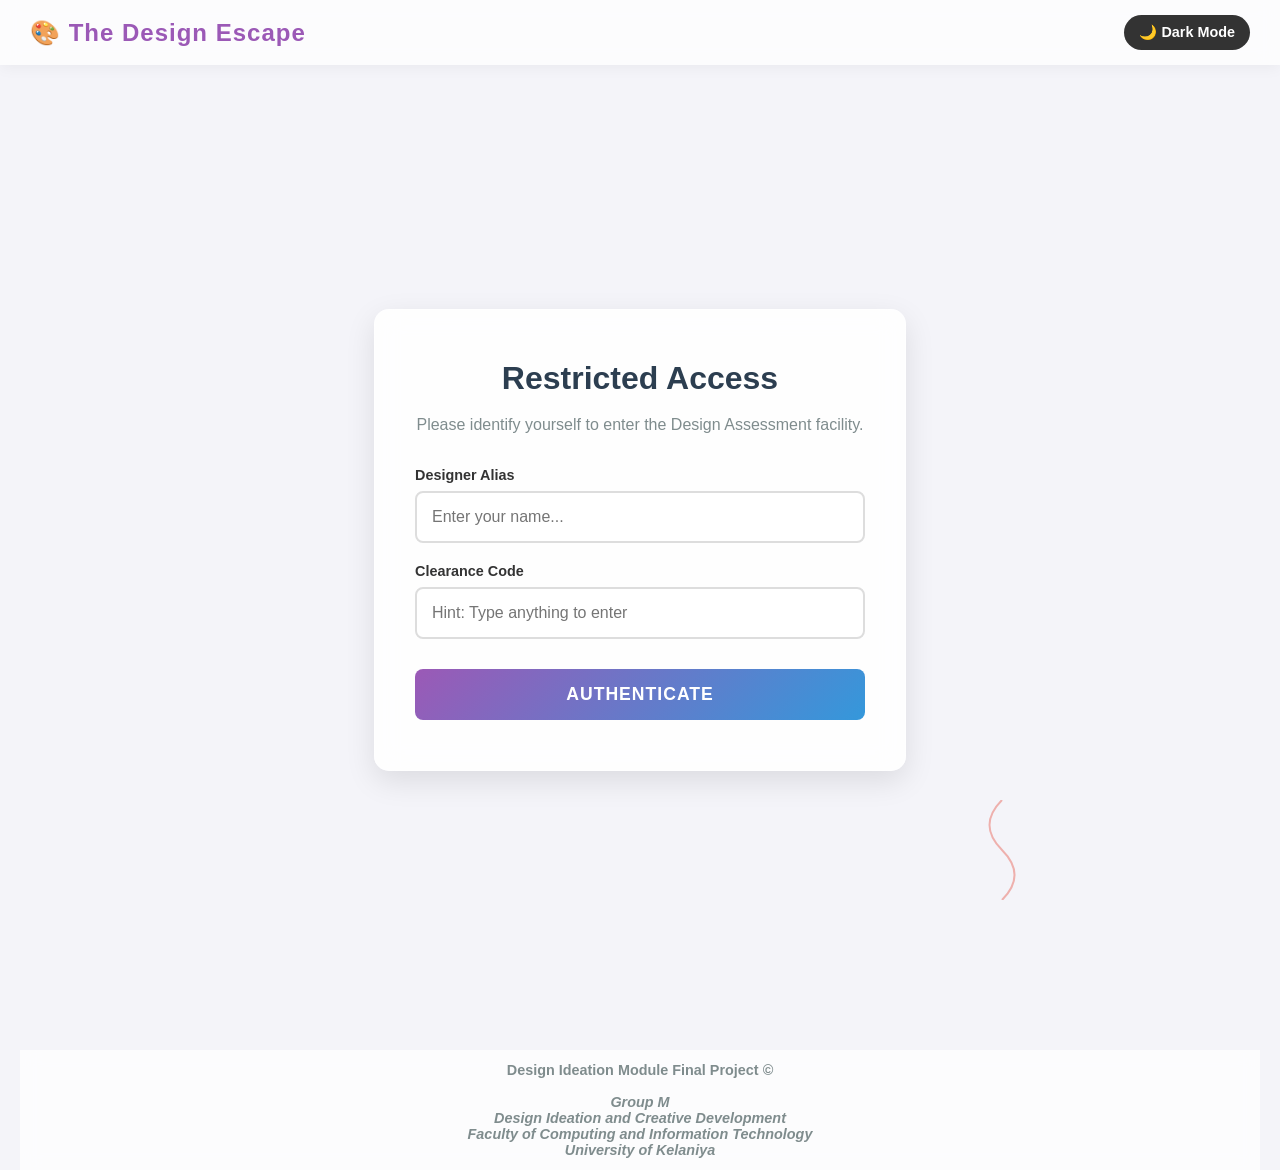
<file: level9.html>
<!DOCTYPE html>
<html lang="en">
<head>
    <meta charset="UTF-8">
    <meta name="viewport" content="width=device-width, initial-scale=1.0">
    <title>Escape Room - Level 5: The Grand Finale</title>

    <script>
        // This instantly paints the <html> tag before the CSS even downloads
        if (localStorage.getItem('theme') === 'dark') {
            document.documentElement.style.backgroundColor = '#121212';
        } else {
            document.documentElement.style.backgroundColor = '#f4f4f9';
        }
    </script>
    <link rel="stylesheet" href="style.css">
</head>
<body class="app-layout">

    <script>
        if (localStorage.getItem('theme') === 'dark') {
            document.body.classList.add('dark-mode');
        }
    </script>

    <ul class="bg-shapes">
        <li></li><li></li><li></li><li></li><li></li>
        <li></li><li></li><li></li><li></li><li></li>
    </ul>

    <header class="global-header">
        <a href="menu.html" class="logo">🎨 The Design Escape</a>
        <nav class="global-nav">
            <a href="menu.html">Menu</a>
           <a href="level1.html">L1</a>
            <a href="level2.html">L2</a>
            <a href="level3.html">L3</a>
            <a href="level4.html">L4</a>
            <a href="level5.html">L5</a>
            <a href="level6.html">L6</a>
            <a href="level7.html">L7</a>
            <a href="level8.html">L8</a>
            <a href="level9.html">L9</a>
            <a href="contact.html">Contact</a>
            <button id="dark-mode-toggle">🌙 Dark Mode</button>
            <button id="logout-btn">🚪 Log Out</button>
        </nav>
    </header>

    <main id="page-wrapper" style="height: 100%; display: flex; flex-direction: column;">
        <div class="header-bar">
            <h1>Level 9: Master the Layout</h1>
            <button class="btn btn-submit" onclick="submitDesign()">✅ Submit Design</button>
        </div>

        <div class="workspace">
            <div class="menu-panel" id="menu-zone">
                <div class="menu-title">Uncategorized Elements</div>
                <div class="ui-element el-hero" draggable="true" id="item-hero">PROMO BANNER</div>
                <div class="ui-element el-sidebar" draggable="true" id="item-sidebar"></div>
                <div class="ui-element el-products" draggable="true" id="item-products">
                    <div class="product-card"></div><div class="product-card"></div><div class="product-card"></div>
                </div>
                <div class="ui-element el-header" draggable="true" id="item-header"></div>
                <div class="ui-element el-footer" draggable="true" id="item-footer">© 2026 E-Commerce Store</div>
                <div class="ui-element el-cta" draggable="true" id="item-cta">🔥 LIMITED TIME: 50% OFF 🔥</div>
            </div>

            <div class="canvas-panel">
                <div class="drop-zone" id="zone-header" data-expected="item-header"><span>Drop Header Here</span></div>
                <div class="drop-zone" id="zone-hero" data-expected="item-hero"><span>Drop Hero Banner Here</span></div>
                <div class="drop-zone" id="zone-sidebar" data-expected="item-sidebar"><span>Drop Sidebar Here</span></div>
                <div class="drop-zone" id="zone-products" data-expected="item-products"><span>Drop Product Grid Here</span></div>
                <div class="drop-zone" id="zone-cta" data-expected="item-cta"><span>Drop Call to Action Here</span></div>
                <div class="drop-zone" id="zone-footer" data-expected="item-footer"><span>Drop Footer Here</span></div>
            </div>
        </div>
    </main>

    <div class="modal-overlay" id="result-modal">
        <div class="modal-content">
            <h2 id="modal-title">Design Evaluation</h2>
            <div class="score-circle" id="score-display">0%</div>
            <p id="modal-feedback">Evaluating layout based on hierarchy, balance, and proximity...</p>
            <div class="modal-buttons">
                <button class="btn btn-dark" onclick="retry()">🔄 Retry</button>
                <button class="btn btn-submit" onclick="showSolution()">👁️ See 100% Correct Layout</button>
            </div>
        </div>
    </div>

    <footer class="global-footer">
       Design Ideation Module Final Project &copy; <br><br>
        <address>
        Group M <br>
        Design Ideation and Creative Development <br>
        Faculty of Computing and Information Technology <br>
        University of Kelaniya
        </address>
    </footer>

    <script src="script.js"></script>
</body>
</html>
</file>
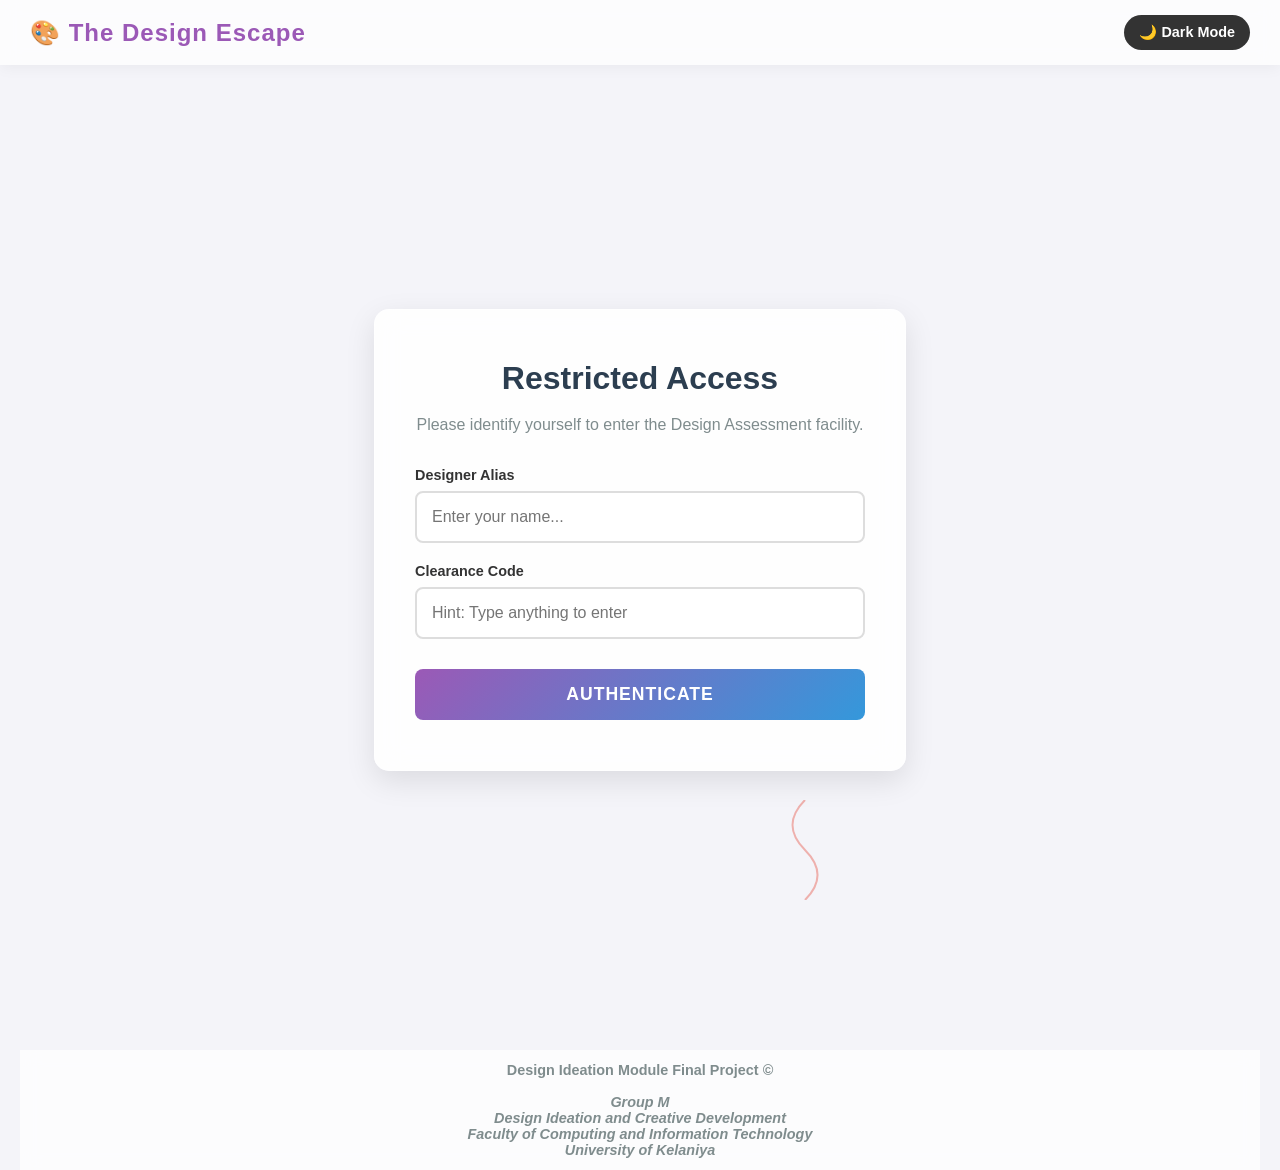
<file: login.html>
<!DOCTYPE html>
<html lang="en">
<head>
    <meta charset="UTF-8">
    <meta name="viewport" content="width=device-width, initial-scale=1.0">
    <title>Login - The Design Escape</title>
    <link rel="stylesheet" href="style.css">
</head>
<body class="centered-layout">

    <script>
        if (localStorage.getItem('theme') === 'dark') document.body.classList.add('dark-mode');
    </script>

    <ul class="bg-shapes">
        <li></li><li></li><li></li><li></li><li></li>
        <li></li><li></li><li></li><li></li><li></li>
    </ul>

    <header class="global-header">
        <div class="logo">🎨 The Design Escape</div>
        <nav class="global-nav">
            <button id="dark-mode-toggle">🌙 Dark Mode</button>
        </nav>
    </header>

    <main class="auth-wrapper">
        <div class="auth-card">
            <h1>Restricted Access</h1>
            <p>Please identify yourself to enter the Design Assessment facility.</p>
            
            <form id="login-form">
                <div class="input-group">
                    <label for="username">Designer Alias</label>
                    <input type="text" id="username" class="auth-input" placeholder="Enter your name..." required autocomplete="off">
                </div>
                
                <div class="input-group">
                    <label for="passcode">Clearance Code</label>
                    <input type="password" id="passcode" class="auth-input" placeholder="Hint: Type anything to enter" required>
                </div>

                <button type="submit" class="btn-auth">Authenticate</button>
            </form>
        </div>
    </main>

    <footer class="global-footer">
        Design Ideation Module Final Project
    </footer>

    <script src="script.js"></script>
</body>
</html>
</file>
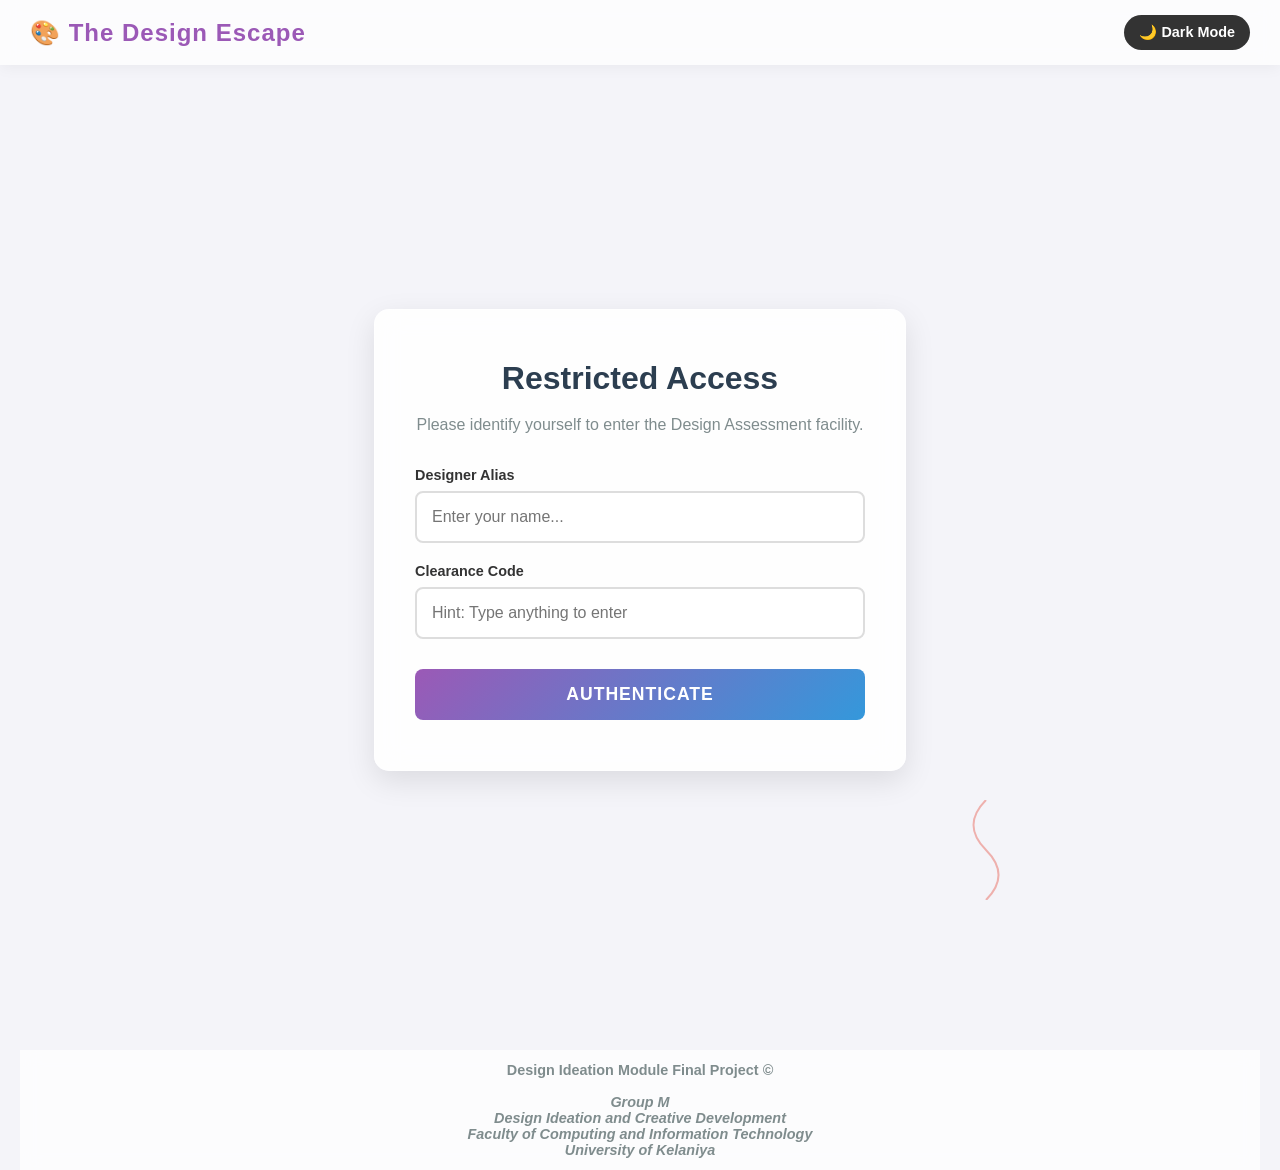
<file: menu.html>
<!DOCTYPE html>
<html lang="en">
<head>
    <meta charset="UTF-8">
    <meta name="viewport" content="width=device-width, initial-scale=1.0">
    <title>Design Principle Escape Room</title>

    <script>
        // This instantly paints the <html> tag before the CSS even downloads
        if (localStorage.getItem('theme') === 'dark') {
            document.documentElement.style.backgroundColor = '#121212';
        } else {
            document.documentElement.style.backgroundColor = '#f4f4f9';
        }
    </script>

    <link rel="stylesheet" href="style.css">
    <style>
        .menu-header { text-align: center; margin-bottom: 20px; }
        .menu-header h1 { font-size: 3rem; color: #2c3e50; margin-bottom: 10px; }
        body.dark-mode .menu-header h1 { color: #f4f4f9; }
        .menu-header p { font-size: 1.2rem; color: #7f8c8d; }
        .level-grid { display: grid; grid-template-columns: repeat(2, 1fr); gap: 15px; margin-top: 30px; border-top: 2px solid #eee; padding-top: 30px; }
        body.dark-mode .level-grid { border-color: #444; }
        
        .btn-start { background-color: #e74c3c; color: white; font-size: 1.5rem; width: 100%; padding: 20px; text-transform: uppercase; letter-spacing: 2px; animation: pulse 2s infinite; }
        .btn-start:hover { background-color: #c0392b; transform: scale(1.02); }
        .btn-level { background-color: #ecf0f1; color: #333; border: 1px solid #bdc3c7; }
        body.dark-mode .btn-level { background-color: #333; color: #eee; border-color: #555; }
        .btn-level:hover { background-color: #bdc3c7; color: #2c3e50; }

        /* Ensure the main content sits ABOVE the animated background */
        #page-wrapper { z-index: 10; position: relative; }
        #dark-mode-toggle { z-index: 20; }
    </style>
</head>
<body class="centered-layout">

    <script>
        if (localStorage.getItem('theme') === 'dark') {
            document.body.classList.add('dark-mode');
        }
    </script>

    <ul class="bg-shapes">
        <li></li> <li></li> <li></li> <li></li> <li></li> <li></li> <li></li> <li></li> <li></li> <li></li> </ul>

    <header class="global-header">
        <a href="menu.html" class="logo">🎨 The Design Escape</a>
        <nav class="global-nav">
            <a href="menu.html">Menu</a>
            <a href="level1.html">L1</a>
            <a href="level2.html">L2</a>
            <a href="level3.html">L3</a>
            <a href="level4.html">L4</a>
            <a href="level5.html">L5</a>
            <a href="level6.html">L6</a>
            <a href="level7.html">L7</a>
            <a href="level8.html">L8</a>
            <a href="level9.html">L9</a>
            <a href="contact.html">Contact</a>
            <button id="dark-mode-toggle">🌙 Dark Mode</button>
            <button id="logout-btn">🚪 Log Out</button>
        </nav>
    </header>

    <main id="page-wrapper">
        <div class="room-container" style="max-width: 600px;">
            
            <div class="menu-header">
                <h1>The Design Escape</h1>
                <p>Interactive Design Principles Challenge</p>
            </div>

            <p style="text-align: center; margin-bottom: 30px; line-height: 1.6;">
                Welcome to the Design Principle Escape Room. To unlock the doors and escape, you must prove your understanding of fundamental design theories by fixing broken layouts, restoring typography, and balancing visual weight.
            </p>

            <button class="btn btn-start" onclick="window.location.href='level1.html'">Start Escape Room</button>

            <div class="level-grid">
            <button class="btn-level" onclick="window.location.href='level1.html'">Level 1: Balance</button>
            <button class="btn-level" onclick="window.location.href='level2.html'">Level 2: Contrast</button>
            <button class="btn-level" onclick="window.location.href='level3.html'">Level 3: Proximity</button>
            <button class="btn-level" onclick="window.location.href='level4.html'">Level 4: Typography</button>
            
            <button class="btn-level" onclick="window.location.href='level5.html'">Level 5: Alignment</button>
            <button class="btn-level" onclick="window.location.href='level6.html'">Level 6: White Space</button>
            <button class="btn-level" onclick="window.location.href='level7.html'">Level 7: Accessibility</button>
            <button class="btn-level" onclick="window.location.href='level8.html'">Level 8: Consistency</button>
        </div>

        <button class="btn-finale" onclick="window.location.href='level9.html'" style="margin-top: 15px; width: 100%; background-color: #9b59b6; color: white; padding: 15px; border: none; border-radius: 6px; font-weight: bold; cursor: pointer;">
            Level 9: Grand Finale Layout
        </button>

        </div>
    </main>

    <footer class="global-footer">
        Design Ideation Module Final Project &copy; <br><br>
        <address>
        Group M <br>
        Design Ideation and Creative Development <br>
        Faculty of Computing and Information Technology <br>
        University of Kelaniya
        </address>
    </footer>

    <script src="script.js"></script>
</body>
</html>
</file>
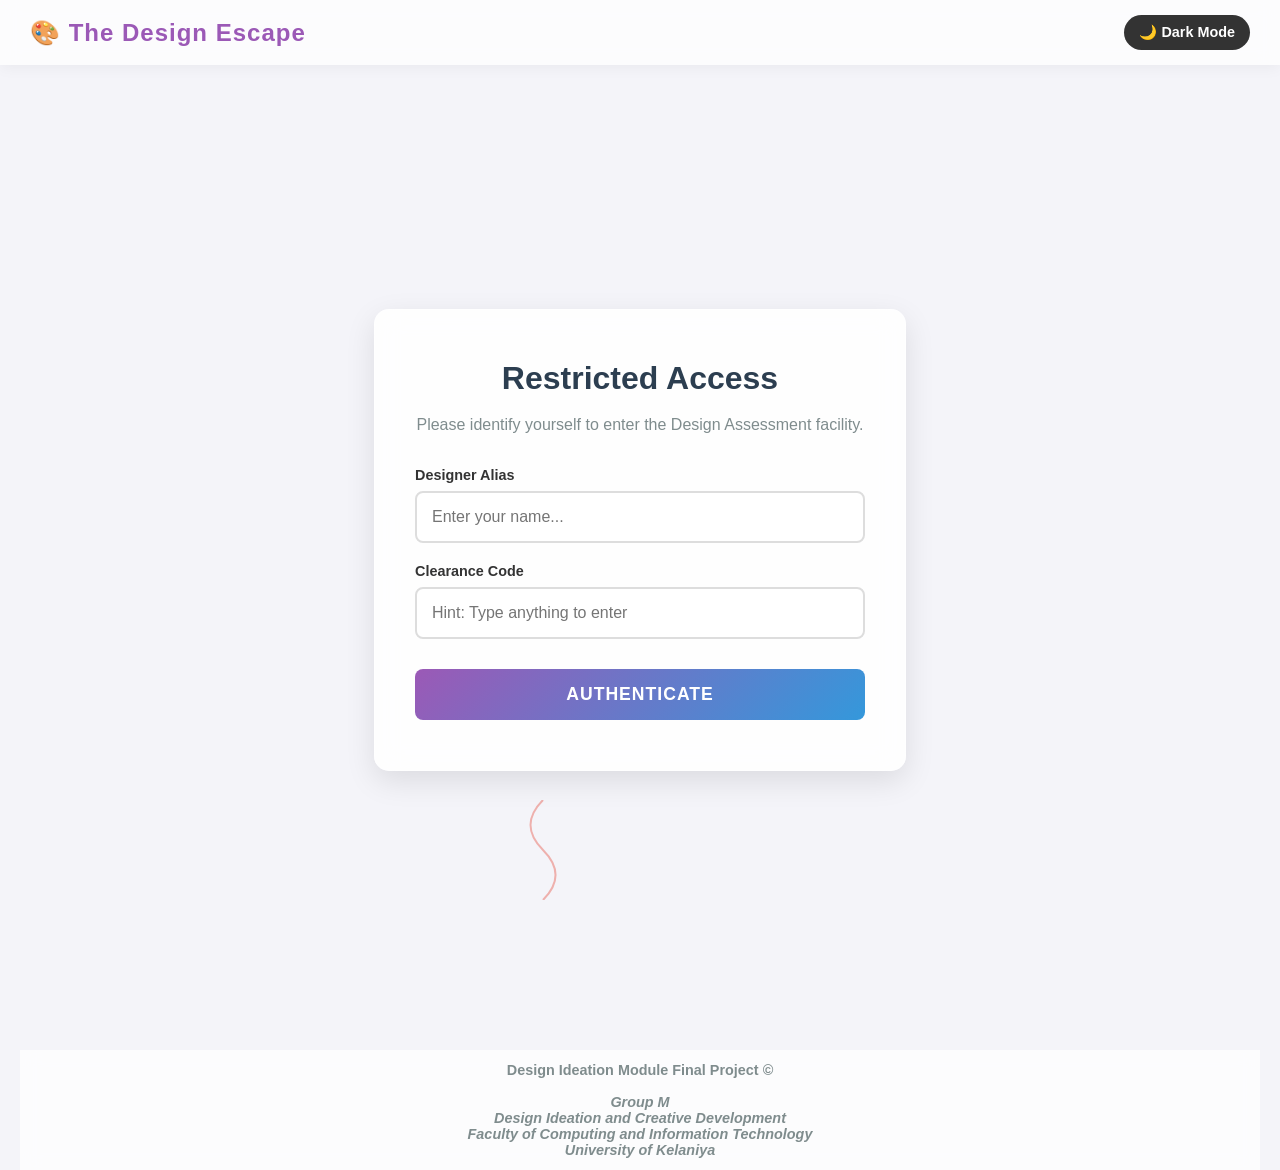
<file: welcome.html>
<!DOCTYPE html>
<html lang="en">
<head>
    <meta charset="UTF-8">
    <meta name="viewport" content="width=device-width, initial-scale=1.0">
    <title>Welcome - The Design Escape</title>

    <script>
        // This instantly paints the <html> tag before the CSS even downloads
        if (localStorage.getItem('theme') === 'dark') {
            document.documentElement.style.backgroundColor = '#121212';
        } else {
            document.documentElement.style.backgroundColor = '#f4f4f9';
        }
    </script>
    <link rel="stylesheet" href="style.css">
</head>
<body class="centered-layout">

   <script>
        if (localStorage.getItem('theme') === 'dark') {
            document.body.classList.add('dark-mode');
        }
    </script>

    <ul class="bg-shapes">
        <li></li><li></li><li></li><li></li><li></li>
        <li></li><li></li><li></li><li></li><li></li>
    </ul>

    <header class="global-header">
        <div class="logo">🎨 The Design Escape</div>
        <nav class="global-nav">
            <button id="dark-mode-toggle">🌙 Dark Mode</button>
            <button id="logout-btn">🚪 Log Out</button>
        </nav>
    </header>

    <main class="auth-wrapper">
        <div class="auth-card">
            <div class="success-icon">✅</div>
            <h1 id="welcome-name">Access Granted</h1>
            
            <p style="text-align: left;"><strong>Mission Briefing:</strong><br><br>
               The design matrix has been corrupted. Typography is chaotic, layouts are broken, and visual balance has been completely lost.<br><br>
               As part of your final Design Ideation and Creative Development assessment, your objective is to navigate through 5 secure rooms. You must apply fundamental design principles to restore aesthetic order and unlock the doors.<br><br>
               Will you escape the facility, or remain trapped in bad design forever?<br><br>
               
               <em style="display: block; text-align: center; margin-top: 15px;">
                   Need clearance assistance? <br>
                   <a href="contact.html" style="color: #3498db; text-decoration: none; font-weight: bold; transition: color 0.3s;">Contact Mission Control</a>
               </em>
            </p>
            
            <button class="btn-auth" onclick="window.location.href='menu.html'" style="background: #27ae60;">Enter Main Menu</button>
        </div>
    </main>

    <footer class="global-footer">
        Design Ideation Module Final Project &copy; <br><br>
        <address>
        Group M <br>
        Design Ideation and Creative Development <br>
        Faculty of Computing and Information Technology <br>
        University of Kelaniya
        </address>
    </footer>

    <script src="script.js"></script>
</body>
</html>
</file>
<file: style.css>
/* =========================================
   ANTI-FLASH ANIMATION KILL SWITCH
========================================= */
.preload-transitions * {
    transition: none !important;
}

/* =========================================
   GLOBAL SUCCESS & PROCEED ACTIONS
========================================= */
.action-footer {
    text-align: center;
    margin-top: 40px;
    display: flex;
    flex-direction: column;
    align-items: center;
    gap: 15px;
    width: 100%;
}

.success-text {
    color: #2ecc71;
    margin: 0;
    opacity: 0; /* Hidden by default until they win! */
    transition: opacity 0.5s ease;
    font-size: 1.3rem;
}

.btn-proceed {
    padding: 12px 30px;
    font-size: 1.1rem;
    background: #2ecc71;
    color: white;
    border: none;
    border-radius: 8px;
    cursor: pointer;
    font-weight: bold;
    transition: all 0.3s ease;
    text-transform: uppercase;
    letter-spacing: 1px;
}

/* The hover effect when it is active */
.btn-proceed:hover:not(:disabled) {
    background: #27ae60;
    transform: translateY(-2px);
    box-shadow: 0 5px 15px rgba(46, 204, 113, 0.4);
}

/* ✨ The Grayed-Out Disabled State ✨ */
.btn-proceed:disabled {
    background: #95a5a6;
    cursor: not-allowed;
    opacity: 0.5;
    transform: none;
    box-shadow: none;
}

/* =========================================
   GLOBAL STYLES & TYPOGRAPHY
========================================= */
body {
    font-family: 'Segoe UI', Tahoma, Geneva, Verdana, sans-serif;
    background-color: #f4f4f9;
    color: #333;
    margin: 0;
    
}

body.dark-mode {
    background-color: #121212;
    color: #e0e0e0;
}

/* Layout for Levels 1, 2, 3, 4 */
body.centered-layout {
    display: flex;
    flex-direction: column;
    align-items: center;
    justify-content: center;
    min-height: 100vh;
    padding: 20px;
    box-sizing: border-box;
}

body.app-layout {
    display: flex;
    flex-direction: column;
    min-height: 100vh; /* CHANGED: Lets the page grow as tall as it needs */
    /* DELETED overflow: hidden; so the native scrollbar comes back! */
    padding-top: 90px;
    padding-bottom: 60px;
}

#page-wrapper {
    display: flex;
    flex-direction: column;
    align-items: center;
    justify-content: center;
    width: 100%;
    transition: transform 0.1s ease-out;
    z-index: 10; 
    position: relative;
    /* ADDED: Forces the wrapper to expand, pushing the footer down */
    flex: 1; 
}

/* ADD THIS: Stops Level 5 from squishing and overlapping! */
body.app-layout #page-wrapper {
    justify-content: flex-start; /* Pushes content to the top instead of the middle */
    min-height: 100%;
}

.instructions { text-align: center; margin-bottom: 30px; }
.instructions h1 { font-size: 2.5rem; margin-bottom: 10px; letter-spacing: 1px; }

#dark-mode-toggle, #logout-btn {
    display: inline-flex; /* Keeps them perfectly aligned with text */
    align-items: center;
    justify-content: center;
    margin: 0 0 0 10px; /* Only adds margin to the left side */
    padding: 8px 15px;
    font-size: 0.9rem;
    cursor: pointer;
    border: none;
    border-radius: 20px;
    color: white;
    font-weight: bold;
    transition: all 0.3s ease;
    white-space: nowrap;
    height: 35px; /* Fixed height ensures they match exactly */
}

#dark-mode-toggle {
    background-color: #333;
}

body.dark-mode #dark-mode-toggle { 
    background-color: #f4f4f9; 
    color: #121212; 
}

#logout-btn {
    background-color: #e74c3c;
}

#logout-btn:hover {
    background-color: #c0392b;
    transform: scale(1.05);
}

body.dark-mode #logout-btn {
    background-color: #c0392b;
}

body.dark-mode #dark-mode-toggle { background-color: #f4f4f9; color: #121212; }
#dark-mode-toggle:hover { transform: scale(1.05); }

.btn, button[id$="-btn"] {
    padding: 15px 30px; font-size: 1.2rem; border: none; border-radius: 5px;
    transition: all 0.3s ease; font-weight: bold; margin-top: 20px; cursor: pointer;
}
button:disabled { background-color: #bdc3c7 !important; color: #7f8c8d !important; cursor: not-allowed !important; opacity: 0.7; transform: none !important; box-shadow: none !important;}
button:not(:disabled) { background-color: #27ae60; color: white; }
button:not(:disabled):hover { transform: scale(1.02); box-shadow: 0 5px 15px rgba(39, 174, 96, 0.4); }

/* =========================================
   MENU: LEVEL GRID & BUTTONS
========================================= */
.level-grid {
    display: grid !important;
    grid-template-columns: 1fr 1fr !important; /* Forces a perfect 2-column layout */
    gap: 15px !important; /* Adds breathing room between buttons */
    margin-top: 20px !important;
    margin-bottom: 20px !important;
    width: 100% !important;
}

.btn-level {
    background: #333333 !important; /* Sleek dark grey */
    color: #ffffff !important;
    border: 1px solid #444 !important;
    padding: 15px !important;
    border-radius: 8px !important;
    font-size: 1rem !important;
    font-weight: bold !important;
    cursor: pointer !important;
    transition: all 0.3s ease !important;
    width: 100% !important;
    font-family: inherit !important;
}

/* The satisfying hover lift effect */
.btn-level:hover {
    background: #444444 !important;
    transform: translateY(-2px) !important;
    box-shadow: 0 5px 15px rgba(0,0,0,0.2) !important;
    border-color: #555 !important;
}

/* Light Mode support for the buttons */
body:not(.dark-mode) .btn-level {
    background: #f1f2f6 !important;
    color: #2c3e50 !important;
    border-color: #dcdde1 !important;
}

body:not(.dark-mode) .btn-level:hover {
    background: #dfe4ea !important;
    box-shadow: 0 5px 15px rgba(0,0,0,0.1) !important;
}




/* =========================================
   LEVEL 1 & 2: BALANCE AND CONTRAST
========================================= */
.room-container {
    width: 100%; max-width: 800px; background: white; padding: 40px;
    border-radius: 10px; box-shadow: 0 10px 30px rgba(0,0,0,0.1);
    position: relative; transition: background-color 0.4s ease;
}
body.dark-mode .room-container { background-color: #1e1e1e; box-shadow: 0 15px 35px rgba(0,0,0,0.8); }

.scale { width: 100%; height: 5px; background-color: #ccc; margin: 50px 0; position: relative; border-radius: 5px; transition: background-color 0.4s ease; }
body.dark-mode .scale { background-color: #444; }

.weight {
    width: 80px; height: 80px; background-color: #2c3e50; border-radius: 8px;
    position: absolute; top: -75px; left: 0%; 
    transition: left 0.1s ease-out, background-color 0.3s;
    box-shadow: 0 5px 15px rgba(0,0,0,0.3);
}
.balanced-weight { background-color: #27ae60 !important; }

.color-canvas { width: 100%; height: 250px; background-color: hsl(10, 80%, 50%); border-radius: 10px; display: flex; align-items: center; justify-content: center; margin-bottom: 30px; transition: background-color 0.1s ease; }
.hidden-shape { width: 100px; height: 100px; background-color: hsl(10, 80%, 50%); border-radius: 50%; transition: transform 0.3s ease, box-shadow 0.3s ease; }
.emphasized { transform: scale(1.2); box-shadow: 0 10px 25px rgba(0,0,0,0.4); border: 4px solid white; }

.controls { width: 100%; text-align: center; }
input[type="range"] { width: 80%; cursor: pointer; }
#hue-slider { appearance: none; height: 10px; border-radius: 5px; background: linear-gradient(to right, #f00 0%, #ff0 17%, #0f0 33%, #0ff 50%, #00f 67%, #f0f 83%, #f00 100%); }

/* =========================================
   LEVEL 3: PROXIMITY
========================================= */
.drop-zone {
    background-color: #f9f9fc; border: 2px dashed #bdc3c7; border-radius: 8px;
    display: flex; align-items: center; justify-content: center;
    transition: all 0.2s; position: relative; overflow: hidden;
}
body.dark-mode .drop-zone { background-color: #2a2a2a; border-color: #555; }
.drop-zone.drag-over { background-color: #e8f4fd; border-color: #3498db; color: #3498db; }

/* Level 3 Specific Zone Styles */
.zones-wrapper { display: flex; gap: 20px; }
.target-zone { flex: 1; }
.zone-label { width: 100%; text-align: center; font-weight: bold; margin-bottom: 10px; }
#start-zone, #zone1, #zone2 { min-height: 120px; padding: 15px; flex-wrap: wrap; gap: 15px; margin-bottom: 20px;}

.item { cursor: grab; transition: transform 0.2s; box-shadow: 0 4px 8px rgba(0,0,0,0.15); }
.item:active { cursor: grabbing; } .item:hover { transform: scale(1.1); }
.square { width: 60px; height: 60px; background-color: #3498db; border-radius: 8px; }
.circle { width: 60px; height: 60px; background-color: #e67e22; border-radius: 50%; }

.action-buttons { display: flex; justify-content: center; gap: 15px; }
#reset-btn { background-color: #e74c3c; color: white; }
body.dark-mode #reset-btn { background-color: #c0392b; }

/* =========================================
   LEVEL 4: TYPOGRAPHY
========================================= */
.ransom-note {
    background-color: #fff8e7; padding: 40px; border: 1px solid #ccc; border-radius: 5px; margin-bottom: 30px; box-shadow: inset 0 0 10px rgba(0,0,0,0.05); transition: all 0.3s ease;
    --title-size: 0.8rem; --subtitle-size: 1.2rem; --body-size: 2.5rem; --line-height: 0.8; --letter-spacing: -3px; --disorder: 1; 
}
body.dark-mode .ransom-note { background-color: #2a2a2a; border-color: #555; color: #f4f4f9; }

.note-title { font-size: var(--title-size); font-weight: bold; text-transform: uppercase; margin-bottom: 10px; transition: font-size 0.1s; }
.note-subtitle { font-size: var(--subtitle-size); color: #7f8c8d; margin-bottom: 20px; transition: font-size 0.1s; }
.note-body { font-size: var(--body-size); line-height: var(--line-height); letter-spacing: var(--letter-spacing); transition: font-size 0.1s, line-height 0.1s, letter-spacing 0.1s; position: relative; }
.note-body span { display: inline-block; transform: translateX(calc(var(--random-x) * var(--disorder))) translateY(calc(var(--random-y) * var(--disorder))) rotate(calc(var(--random-rot) * var(--disorder))); transition: transform 0.1s ease-out; padding: 0 4px; }

.controls-grid { display: grid; grid-template-columns: 1fr; gap: 20px; margin-bottom: 30px; }
.control-group label { font-weight: bold; margin-bottom: 5px; display: flex; justify-content: space-between; }

#passcode-input { width: 100%; padding: 15px; font-size: 1.2rem; margin-bottom: 20px; border: 2px solid #ccc; border-radius: 5px; text-align: center; text-transform: uppercase; box-sizing: border-box; font-family: monospace; letter-spacing: 2px; }
body.dark-mode #passcode-input { background-color: #2a2a2a; color: white; border-color: #555; }

/* =========================================
   LEVEL 5: ALIGNMENT
========================================= */
.alignment-puzzle {
    display: flex;
    gap: 20px;
    justify-content: center;
    margin: 40px 0;
    flex-wrap: wrap;
}

.align-card {
    background: rgba(255, 255, 255, 0.8);
    backdrop-filter: blur(10px);
    border: 2px solid #ddd;
    border-radius: 12px;
    padding: 25px;
    width: 200px;
    cursor: pointer;
    transition: transform 0.2s ease, border-color 0.3s ease, background 0.3s ease;
    box-shadow: 0 4px 15px rgba(0,0,0,0.05);
}

body.dark-mode .align-card {
    background: rgba(30, 30, 30, 0.8);
    border-color: #444;
    color: #f4f4f9;
}

.align-card:hover {
    transform: scale(1.05);
    border-color: #3498db;
}

.align-card h3 { margin-top: 0; margin-bottom: 10px; font-size: 1.2rem; }
.align-card p { margin-bottom: 15px; color: #7f8c8d; }
.fake-btn {
    background: #3498db;
    color: white;
    padding: 8px 15px;
    border-radius: 6px;
    display: inline-block;
    font-size: 0.9rem;
}

/* The Alignment Classes */
.align-left { text-align: left; }
.align-center { text-align: center; }
.align-right { text-align: right; }

.align-card.success-lock {
    border-color: #2ecc71;
    pointer-events: none; /* Locks the card once solved */
}

/* =========================================
   LEVEL 6: WHITE SPACE
========================================= */
.slider-container {
    margin: 20px auto 40px;
    max-width: 400px;
    text-align: center;
}

.slider-container label {
    display: block;
    margin-bottom: 10px;
    font-weight: bold;
    color: #2c3e50;
}

body.dark-mode .slider-container label { color: #f4f4f9; }

#spacing-slider {
    width: 100%;
    cursor: pointer;
    accent-color: #9b59b6;
}

.claustrophobia-card {
    background: rgba(255, 255, 255, 0.9);
    border: 3px solid #e74c3c; /* Starts with a red error border */
    border-radius: 8px;
    width: 100%;
    max-width: 350px;
    margin: 0 auto;
    
    /* The Cramped Starting State */
    padding: 0px;
    display: flex;
    flex-direction: column;
    gap: 0px; 
    
    transition: border-color 0.3s ease, background 0.3s ease;
    box-shadow: 0 5px 15px rgba(0,0,0,0.1);
}

body.dark-mode .claustrophobia-card {
    background: rgba(40, 40, 40, 0.9);
}

.claustrophobia-card h3 { margin: 0; color: #2c3e50; }
body.dark-mode .claustrophobia-card h3 { color: #fff; }

.claustrophobia-card p { 
    margin: 0; 
    line-height: 1; /* Squished text */
    font-size: 0.95rem; 
    color: #555;
}
body.dark-mode .claustrophobia-card p { color: #ccc; }

.cramped-img-placeholder {
    width: 100%;
    height: 120px;
    background: #bdc3c7;
    display: flex;
    align-items: center;
    justify-content: center;
    color: white;
    font-weight: bold;
    letter-spacing: 2px;
}
body.dark-mode .cramped-img-placeholder { background: #555; }

/* The Success Lock */
.claustrophobia-card.success-lock {
    border-color: #2ecc71; /* Turns green! */
}

/* ✨ THE NEW IMAGE STYLING ✨ */
.card-img {
    width: 100% !important;
    height: 120px !important; /* Fixed height to match the original placeholder */
    object-fit: cover !important; /* The magic property: fills the space perfectly without stretching! */
    display: block !important; /* Standard practice to remove any odd bottom gaps */
}

/* =========================================
   LEVEL 7: COLOR & ACCESSIBILITY
========================================= */
.swatch-container {
    display: flex;
    justify-content: center;
    gap: 15px;
    margin-bottom: 30px;
}

.swatch-btn {
    padding: 10px 20px;
    border: 2px solid #ddd;
    border-radius: 8px;
    cursor: pointer;
    font-weight: bold;
    transition: transform 0.2s ease;
}

.swatch-btn:hover { transform: scale(1.05); }

/* The Buttons */
.swatch-toxic { background: #ff0000; color: #00ff00; border-color: #ff0000; }
.swatch-faded { background: #f1f2f6; color: #a4b0be; border-color: #ced6e0; }
.swatch-accessible { background: #2c3e50; color: #ecf0f1; border-color: #2c3e50; }

/* The Base Puzzle Card */
.color-puzzle-card {
    border-radius: 12px;
    padding: 30px;
    width: 100%;
    max-width: 400px;
    margin: 0 auto;
    transition: background 0.4s ease, color 0.4s ease;
    box-shadow: 0 10px 25px rgba(0,0,0,0.1);
}

.color-puzzle-card h3 { margin-top: 0; }
.color-puzzle-card p { line-height: 1.6; }

/* Palette 1: Toxic (Starting State) */
.toxic-palette { background: #ff0000; color: #00ff00; }
.toxic-palette .fake-btn { background: #00ff00; color: #ff0000; font-weight: bold; border: none; padding: 10px 20px; border-radius: 6px;}

/* Palette 2: Faded (Wrong Answer) */
.faded-palette { background: #ffffff; color: #ced6e0; }
.faded-palette .fake-btn { background: #f1f2f6; color: #a4b0be; border: 1px solid #dfe4ea; padding: 10px 20px; border-radius: 6px; }
body.dark-mode .faded-palette { background: #2f3640; color: #57606f; }

/* Palette 3: Accessible (Winning State) */
.accessible-palette { background: #ffffff; color: #2c3e50; border: 2px solid #2ecc71; }
.accessible-palette .fake-btn { background: #3498db; color: #ffffff; border: none; padding: 10px 20px; border-radius: 6px; font-weight: bold; }
body.dark-mode .accessible-palette { background: #1e272e; color: #d2dae2; border-color: #2ecc71; }

/* =========================================
   LEVEL 8: THE FRANKENSTEIN FORM
========================================= */
.shape-shifter {
    margin-bottom: 15px;
    cursor: pointer;
    user-select: none;
    transition: transform 0.1s ease;
}

.shape-shifter:active { transform: scale(0.98); }

/* Theme 1: Retro Windows 95 */
.theme-win95 {
    background: #c0c0c0;
    color: #000;
    font-family: 'Courier New', monospace;
    padding: 12px;
    border: 3px solid;
    border-color: #fff #808080 #808080 #fff;
    box-shadow: inset 1px 1px 0px #dfdfdf, inset -1px -1px 0px #0a0a0a;
}

/* Theme 2: 2000s Neon Chaos */
.theme-neon {
    background: #000;
    color: #0f0;
    font-family: 'Comic Sans MS', cursive, sans-serif;
    padding: 15px;
    border: 3px dashed #f0f;
    text-shadow: 0 0 5px #0f0;
    letter-spacing: 2px;
}

/* Theme 3: Modern Web Brutalism */
.theme-brutal {
    background: #ffff00;
    color: #000;
    font-family: 'Impact', sans-serif;
    padding: 15px;
    border: 4px solid #000;
    box-shadow: 6px 6px 0px #000;
    text-transform: uppercase;
    font-size: 1.2rem;
}

/* Theme 4: The Winning State (Sleek & Modern) */
.theme-modern {
    background: #ffffff;
    color: #2c3e50;
    font-family: 'Segoe UI', Tahoma, Geneva, Verdana, sans-serif;
    padding: 15px;
    border: 1px solid #dcdde1;
    border-radius: 8px;
    box-shadow: 0 2px 5px rgba(0,0,0,0.05);
    font-size: 1rem;
    font-weight: bold;
    border-left: 4px solid #3498db; /* A nice UI accent */
}

body.dark-mode .theme-modern {
    background: #2f3640;
    color: #f5f6fa;
    border-color: #57606f;
}

/* Lock it down when they win */
.shape-shifter.success-lock {
    pointer-events: none;
    border-left-color: #2ecc71;
    background: rgba(46, 204, 113, 0.1);
}

/* 🛠️ LEVEL 8: CENTERING FIX 🛠️ */
.consistency-panel {
    margin: 0 auto 40px auto !important; /* ✨ This is the magic centering line! */
    max-width: 400px !important;
    width: 100% !important;
    display: flex !important;
    flex-direction: column !important;
    align-items: stretch !important;
}

.consistency-panel h3 {
    text-align: center !important; /* Centers the header text */
    margin-bottom: 25px !important;
    width: 100% !important;
}

/* Ensure the header is readable in dark mode */
body.dark-mode .consistency-panel h3 {
    color: #f5f6fa !important;
}

/* =========================================
   LEVEL 9: THE GRAND FINALE
========================================= */
.header-bar { 
    width: 100%;
    max-width: 1200px; /* Keeps it neatly aligned with the workspace */
    padding: 15px 30px; 
    background: white; 
    box-shadow: 0 2px 10px rgba(0,0,0,0.1); 
    display: flex; 
    justify-content: space-between; 
    align-items: center; 
    z-index: 10; 
    border-radius: 10px; 
    margin: 0 auto 20px auto; /* Centers it and adds space below */
    flex-shrink: 0; /* Prevents the header from squishing */
    box-sizing: border-box;
}

body.dark-mode .header-bar {
    background-color: #1e1e1e;
    box-shadow: 0 5px 15px rgba(0,0,0,0.5);
}

body.dark-mode .header-bar h1 {
    color: #f4f4f9;
}

.workspace { 
    width: 100%;
    max-width: 1200px;
    margin: 0 auto;
    display: flex; 
    flex: 1; 
    gap: 20px; 
    /* DELETED overflow: hidden; and min-height: 0; */
    z-index: 10; 
    position: relative; 
}

.menu-panel { width: 300px; background: white; padding: 20px; border-radius: 10px; display: flex; flex-direction: column; gap: 15px; overflow-y: auto; border: 2px solid #ccc; }
body.dark-mode .menu-panel, body.dark-mode .canvas-panel { background: #1e1e1e; border-color: #444; }

.canvas-panel { flex: 1; background: white; border-radius: 10px; padding: 20px; display: grid; grid-template-columns: 250px 1fr; grid-template-rows: auto auto 1fr auto; gap: 15px; border: 2px solid #ccc; overflow-y: auto; }

/* Drop Zones */
.canvas-panel .drop-zone { background-color: #f9f9fc; border: 2px dashed #bdc3c7; border-radius: 8px; display: flex; align-items: center; justify-content: center; color: #95a5a6; font-weight: bold; transition: all 0.2s; position: relative; overflow: hidden; }
body.dark-mode .canvas-panel .drop-zone { background-color: #2a2a2a; border-color: #555; }
.canvas-panel .drop-zone.drag-over { background-color: #e8f4fd; border-color: #3498db; color: #3498db; }
.canvas-panel .drop-zone span { pointer-events: none; z-index: 1; }

#zone-header { grid-column: 1 / -1; min-height: 80px; }
#zone-hero { grid-column: 1 / -1; min-height: 200px; }
#zone-sidebar { grid-column: 1 / 2; min-height: 400px; }
#zone-products { grid-column: 2 / 3; min-height: 400px; }
#zone-cta { grid-column: 1 / -1; min-height: 100px; }
#zone-footer { grid-column: 1 / -1; min-height: 60px; }

/* Draggable UI Elements */
.ui-element { background-color: #ecf0f1; border: 1px solid #bdc3c7; border-radius: 5px; padding: 15px; cursor: grab; text-align: center; font-weight: bold; box-shadow: 0 2px 5px rgba(0,0,0,0.1); transition: transform 0.2s; box-sizing: border-box; z-index: 10; }
body.dark-mode .ui-element { background-color: #333; border-color: #555; color: #eee;}
.ui-element:active { cursor: grabbing; } 
.ui-element:hover { transform: scale(1.02); }

/* ✨ The Snapping & Bug Fix Magic ✨ */
.drop-zone .ui-element { position: absolute; top: 0; left: 0; width: 100%; height: 100%; border: none; border-radius: 0; margin: 0; transform: scale(1) !important; }

/* When dragging, ignore the items already on the canvas so the drop zone underneath catches the drop! */
/*body.is-dragging .canvas-panel .ui-element { pointer-events: none; }*/
/* Update this single line! The :not(.dragging-active) saves the day */
body.is-dragging .canvas-panel .ui-element:not(.dragging-active) { pointer-events: none; }
.ui-element * { pointer-events: none; }
.ui-element * { pointer-events: none; } /* Prevents text inside elements from blocking drops */

/* Simulated Element Styles */
.el-header { display: flex; justify-content: space-between; align-items: center; }
.el-header::before { content: "🛒 LOGO"; font-size: 1.2rem; }
.el-header::after { content: "Home | Shop | Cart"; font-weight: normal; }
.el-hero { display: flex; align-items: center; justify-content: center; background: linear-gradient(135deg, #3498db, #8e44ad); color: white; border: none; font-size: 1.5rem; }
.el-sidebar { display: flex; flex-direction: column; gap: 10px; text-align: left; }
.el-sidebar::before { content: "Categories"; border-bottom: 1px solid #ccc; padding-bottom: 5px;}
.el-sidebar::after { content: "☐ Electronics \A ☐ Clothing \A ☐ Books"; white-space: pre; font-weight: normal; line-height: 1.5; }
.el-products { display: grid; grid-template-columns: repeat(3, 1fr); gap: 10px; background: transparent !important; border: none; padding: 10px; box-shadow: none !important; }
.product-card { background: white; border: 1px solid #ccc; border-radius: 5px; min-height: 100px; display: flex; flex-direction: column; align-items: center; justify-content: center; }
body.dark-mode .product-card { background: #444; border-color: #666; }
.product-card::before { content: "📷"; font-size: 2rem; }
.el-cta { background-color: #e74c3c !important; color: white !important; border: none; display: flex; align-items: center; justify-content: center; font-size: 1.5rem; letter-spacing: 2px; }
.el-footer { display: flex; align-items: center; justify-content: center; font-size: 0.8rem; font-weight: normal; color: #7f8c8d; }

/* Modal Styles */
.modal-overlay { position: fixed; top: 0; left: 0; width: 100vw; height: 100vh; background: rgba(0, 0, 0, 0.8); display: none; align-items: center; justify-content: center; z-index: 2000; backdrop-filter: blur(5px); }
.modal-content { background: white; padding: 40px; border-radius: 10px; text-align: center; max-width: 500px; width: 90%; }
body.dark-mode .modal-content { background: #1e1e1e; color: white; }
.score-circle { width: 150px; height: 150px; border-radius: 50%; border: 10px solid #3498db; display: flex; align-items: center; justify-content: center; font-size: 3rem; font-weight: bold; margin: 0 auto 20px; }
.modal-buttons { display: flex; gap: 15px; justify-content: center; margin-top: 30px; }

/* =========================================
   REFINED DYNAMIC BACKGROUND (Main Menu)
   Now with True JavaScript Randomization!
========================================= */
.bg-shapes {
    position: fixed; top: 0; left: 0; width: 100vw; height: 100vh;
    z-index: 0; pointer-events: none; margin: 0; padding: 0; overflow: hidden;
    animation: colorShift 30s infinite linear;
}

@keyframes colorShift {
    0% { filter: hue-rotate(0deg); }
    100% { filter: hue-rotate(360deg); }
}

.bg-shapes li {
    position: absolute; display: block; list-style: none;
    bottom: -250px; background: transparent;
    /* This variable is constantly updated by JavaScript! */
    left: var(--random-x, 50%); 
}

/* 1. Perfect Solid Circle */
.bg-shapes li:nth-child(1) {
    width: 60px; height: 60px; border-radius: 50%;
    background: rgba(52, 152, 219, 0.2);
    animation: floatUp 18s linear infinite; animation-delay: 2s;
}

/* 2. Thin Vertical Line */
.bg-shapes li:nth-child(2) {
    width: 2px; height: 120px; background: rgba(231, 76, 60, 0.3);
    animation: floatUp 15s linear infinite; animation-delay: 0s;
}

/* 3. WAVY LINE (Snake) 1 */
.bg-shapes li:nth-child(3) {
    width: 50px; height: 250px;
    background-image: url("data:image/svg+xml,%3Csvg width='50' height='100' xmlns='http://www.w3.org/2000/svg'%3E%3Cpath d='M 25 0 Q 50 25 25 50 T 25 100' fill='none' stroke='rgba(46, 204, 113, 0.4)' stroke-width='2'/%3E%3C/svg%3E");
    background-repeat: repeat-y;
    animation: floatUpSnake 22s linear infinite; animation-delay: 5s;
}

/* 4. Small Outline Square */
.bg-shapes li:nth-child(4) {
    width: 40px; height: 40px; border: 2px solid rgba(155, 89, 182, 0.3);
    animation: floatUpRotate 20s linear infinite; animation-delay: 1s;
}

/* 5. Large Outline Circle */
.bg-shapes li:nth-child(5) {
    width: 140px; height: 140px; border-radius: 50%;
    border: 2px solid rgba(241, 196, 15, 0.2);
    animation: floatUp 25s linear infinite; animation-delay: 8s;
}

/* 6. Thin Horizontal Line */
.bg-shapes li:nth-child(6) {
    width: 90px; height: 2px; background: rgba(52, 152, 219, 0.3);
    animation: floatUpRotate 14s linear infinite; animation-delay: 4s;
}

/* 7. WAVY LINE (Snake) 2 - Taller */
.bg-shapes li:nth-child(7) {
    width: 50px; height: 350px;
    background-image: url("data:image/svg+xml,%3Csvg width='50' height='100' xmlns='http://www.w3.org/2000/svg'%3E%3Cpath d='M 25 0 Q 0 25 25 50 T 25 100' fill='none' stroke='rgba(231, 76, 60, 0.4)' stroke-width='2'/%3E%3C/svg%3E");
    background-repeat: repeat-y;
    animation: floatUpSnake 28s linear infinite; animation-delay: 0s;
}

/* 8. Solid Square */
.bg-shapes li:nth-child(8) {
    width: 80px; height: 80px; background: rgba(149, 165, 166, 0.15);
    animation: floatUpRotate 19s linear infinite; animation-delay: 10s;
}

/* 9. Tiny Solid Circle */
.bg-shapes li:nth-child(9) {
    width: 25px; height: 25px; border-radius: 50%;
    background: rgba(26, 188, 156, 0.4);
    animation: floatUp 12s linear infinite; animation-delay: 3s;
}

/* 10. Floating Curved Bracket */
.bg-shapes li:nth-child(10) {
    width: 40px; height: 120px; border-right: 2px solid rgba(230, 126, 34, 0.4); border-radius: 50%;
    animation: floatUpSnake 16s linear infinite; animation-delay: 7s;
}

/* --- THE PHYSICS ENGINES --- */
@keyframes floatUp {
    0% { transform: translateY(0); opacity: 0; }
    10% { opacity: 1; }
    90% { opacity: 1; }
    100% { transform: translateY(-130vh); opacity: 0; }
}

@keyframes floatUpRotate {
    0% { transform: translateY(0) rotate(0deg); opacity: 0; }
    10% { opacity: 1; }
    90% { opacity: 1; }
    100% { transform: translateY(-130vh) rotate(360deg); opacity: 0; }
}

@keyframes floatUpSnake {
    0% { transform: translateY(0) rotate(-5deg); opacity: 0; }
    10% { opacity: 1; }
    50% { transform: translateY(-65vh) rotate(5deg); }
    90% { opacity: 1; }
    100% { transform: translateY(-130vh) rotate(-5deg); opacity: 0; }
}

/* =========================================
   GLOBAL HEADER & FOOTER (Glassmorphism)
========================================= */
.global-header {
    width: 100%;
    background: rgba(255, 255, 255, 0.7);
    backdrop-filter: blur(10px); /* Creates the frosted glass effect */
    padding: 15px 30px;
    display: flex;
    justify-content: space-between;
    align-items: center;
    box-shadow: 0 2px 15px rgba(0,0,0,0.05);
    position: fixed;
    top: 0;
    left: 0;
    z-index: 1000;
    box-sizing: border-box;
    /* UPDATED: Added transform to the transition list */
    transition: background 0.4s ease, transform 0.3s ease;
}

.global-header.header-hidden {
    transform: translateY(-100%);
}

body.dark-mode .global-header {
    background: rgba(30, 30, 30, 0.7);
    box-shadow: 0 2px 15px rgba(0,0,0,0.5);
}

.global-header .logo {
    font-size: 1.5rem;
    font-weight: bold;
    color: #9b59b6;
    text-decoration: none;
    letter-spacing: 1px;
}

.global-nav {
    display: flex;
    align-items: center;
    gap: 15px; /* Reduced from 25px to give the buttons more room */
    flex-wrap: nowrap; /* CRUCIAL: Forces everything to stay on one line! */
}

.global-nav a {
    text-decoration: none;
    color: #333;
    font-weight: bold;
    transition: color 0.3s, transform 0.2s;
}

body.dark-mode .global-nav a { color: #eee; }
.global-nav a:hover { color: #9b59b6; transform: scale(1.1); }

#dark-mode-toggle {
    position: static; /* Forces the button to stay inside the flex container */
    margin-left: 15px; /* Adds a nice gap between 'L5' and the button */
    padding: 8px 15px;
    font-size: 0.9rem;
    cursor: pointer;
    border: none;
    border-radius: 20px;
    background-color: #333;
    color: white;
    font-weight: bold;
    transition: all 0.3s ease;
    box-shadow: none; /* Removes any leftover floating shadow */
}

body.dark-mode #dark-mode-toggle { background-color: #f4f4f9; color: #121212; }

.global-footer {
    width: 100%;
    background: rgba(255, 255, 255, 0.7);
    backdrop-filter: blur(10px);
    text-align: center;
    padding: 12px;
    font-size: 0.9rem;
    color: #7f8c8d;
    z-index: 10;
    box-sizing: border-box;
    font-weight: bold;
    /* ADDED: Pushes the footer to the bottom of the page content */
    margin-top: 60px !important; /* ✨ This pushes it away from the content above! */
}

body.dark-mode .global-footer { background: rgba(30, 30, 30, 0.7); color: #aaa; }

/* UPDATED: Changed padding-bottom to 0 */
body.centered-layout { padding-top: 90px; padding-bottom: 0; }
body.app-layout { padding-top: 90px; padding-bottom: 0; }

/* =========================================
   LOGIN & WELCOME PAGES
========================================= */
.auth-wrapper {
    display: flex;
    justify-content: center;
    align-items: center;
    min-height: 100vh;
    width: 100%;
    z-index: 10;
    position: relative;
    padding: 20px;
    box-sizing: border-box;
}

.auth-card {
    background: rgba(255, 255, 255, 0.85);
    backdrop-filter: blur(15px);
    padding: 50px 40px;
    border-radius: 15px;
    box-shadow: 0 10px 30px rgba(0,0,0,0.1);
    width: 100%;
    max-width: 450px;
    text-align: center;
    border: 1px solid rgba(255, 255, 255, 0.5);
    transition: transform 0.3s ease, background 0.4s ease;
}

body.dark-mode .auth-card {
    background: rgba(30, 30, 30, 0.85);
    border-color: rgba(255, 255, 255, 0.1);
    box-shadow: 0 10px 30px rgba(0,0,0,0.5);
}

.auth-card:hover {
    transform: translateY(-5px);
}

.auth-card h1 {
    margin-top: 0;
    color: #2c3e50;
    font-size: 2rem;
    margin-bottom: 10px;
}

body.dark-mode .auth-card h1 { color: #f4f4f9; }

.auth-card p {
    color: #7f8c8d;
    margin-bottom: 30px;
    line-height: 1.5;
}

.input-group {
    margin-bottom: 20px;
    text-align: left;
}

.input-group label {
    display: block;
    font-weight: bold;
    margin-bottom: 8px;
    font-size: 0.9rem;
    color: #333;
}

body.dark-mode .input-group label { color: #ccc; }

.auth-input {
    width: 100%;
    padding: 15px;
    border: 2px solid #ddd;
    border-radius: 8px;
    font-size: 1rem;
    box-sizing: border-box;
    transition: border-color 0.3s ease, box-shadow 0.3s ease;
    background: rgba(255, 255, 255, 0.9);
}

body.dark-mode .auth-input {
    background: rgba(20, 20, 20, 0.9);
    border-color: #555;
    color: white;
}

.auth-input:focus {
    border-color: #9b59b6;
    outline: none;
    box-shadow: 0 0 8px rgba(155, 89, 182, 0.3);
}

.btn-auth {
    width: 100%;
    padding: 15px;
    font-size: 1.1rem;
    background: linear-gradient(135deg, #9b59b6, #3498db);
    color: white;
    border: none;
    border-radius: 8px;
    cursor: pointer;
    font-weight: bold;
    text-transform: uppercase;
    letter-spacing: 1px;
    transition: opacity 0.3s ease, transform 0.2s ease;
    margin-top: 10px;
}

.btn-auth:hover {
    opacity: 0.9;
    transform: scale(1.02);
}

/* Specific styling for the Welcome success state */
.success-icon {
    font-size: 4rem;
    margin-bottom: 20px;
    animation: popIn 0.5s cubic-bezier(0.175, 0.885, 0.32, 1.275) forwards;
}

@keyframes popIn {
    0% { transform: scale(0); opacity: 0; }
    100% { transform: scale(1); opacity: 1; }
}
</file>
